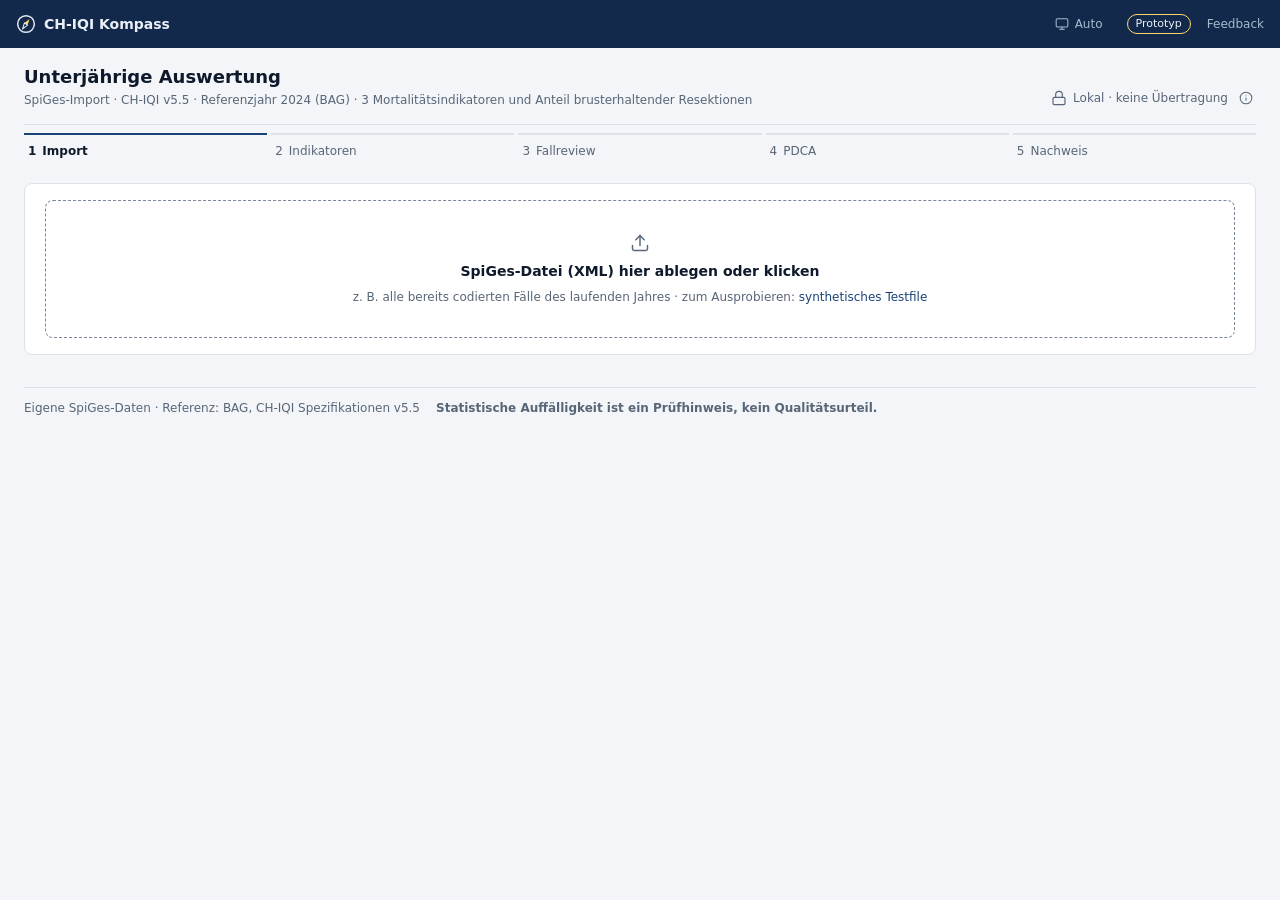
<file: deploy/chiqi/index.html>
<!DOCTYPE html>
<html lang="de">
<head>
<meta charset="UTF-8">
<meta name="viewport" content="width=device-width, initial-scale=1">
<meta name="theme-color" content="#12294B" media="(prefers-color-scheme: light)">
<meta name="theme-color" content="#0D1A2E" media="(prefers-color-scheme: dark)">
<title>CH-IQI Kompass: Unterjährige Auswertung</title>
<link rel="icon" href="ui/favicon.svg" type="image/svg+xml">
<link rel="stylesheet" href="ui/kompass.css">
<script src="ui/kompass-ui.js"></script>
<script src="spiges_parser.js"></script>
<script src="chiqi_engine.js"></script>
<script src="chiqi_demo_defs.js"></script>
<script src="patient_filter.js"></script>
<script src="qm_workbench.js"></script>
</head>
<body class="k-body">
<header id="standaloneNav" class="k-shell k-screen" data-k-standalone hidden>
  <a class="k-brand" href="../index.html#chiqi" target="_top"><span data-k-mark></span><span class="k-brand__text">CH-IQI Kompass</span></a>
  <div class="k-shell__end">
    <button type="button" class="k-theme-toggle" data-k-theme-toggle></button>
    <span class="k-proto">Prototyp</span>
    <a class="k-shell__link" href="mailto:curtis.voelkle@gmail.com?subject=CH-IQI%20Kompass">Feedback</a>
  </div>
</header>
<div class="k-page k-screen">
  <header class="k-strip">
    <div class="k-strip__title">
      <h1>Unterjährige Auswertung</h1>
      <span class="k-meta">SpiGes-Import · CH-IQI v5.5 · Referenzjahr 2024 (BAG) · 3 Mortalitätsindikatoren und Anteil brusterhaltender Resektionen</span>
    </div>
    <div class="k-strip__actions">
      <span class="k-status-line"><i data-k-icon="lock"></i>Lokal · keine Übertragung</span>
      <button class="k-infotip" data-k-tip="tip-privacy" aria-label="Über die lokale Verarbeitung"></button>
      <template id="tip-privacy-c"><p>Die Daten verlassen diesen Computer nicht. Import, Indikatorberechnung und QM-Workbench laufen vollständig lokal im Browser; es werden keine Daten an einen Server übermittelt. Die Seite funktioniert auch offline.</p></template>
    </div>
  </header>

  <div class="k-note k-section" data-tone="danger" role="alert" data-k-load-error hidden><i data-k-icon="alert"></i><div><strong>Die Seite konnte nicht vollständig geladen werden.</strong> <span data-k-load-error-text></span></div></div>

  <ol id="flowSteps" class="k-stepper k-no-print" aria-label="Arbeitsschritte">
    <li class="k-step" data-step="import" data-state="current"><span class="k-step__num">1</span> Import</li>
    <li class="k-step" data-step="indicators" data-state="upcoming"><span class="k-step__num">2</span> Indikatoren</li>
    <li class="k-step" data-step="review" data-state="upcoming"><span class="k-step__num">3</span> Fallreview</li>
    <li class="k-step" data-step="pdca" data-state="upcoming"><span class="k-step__num">4</span> PDCA</li>
    <li class="k-step" data-step="evidence" data-state="upcoming"><span class="k-step__num">5</span> Nachweis</li>
  </ol>

  <section class="k-panel k-section k-no-print" id="importCard">
    <div id="drop" class="k-drop" role="button" tabindex="0" aria-describedby="dropHint">
      <i data-k-icon="upload"></i>
      <span class="k-drop__title">SpiGes-Datei (XML) hier ablegen oder klicken</span>
      <span class="k-hint" id="dropHint">z.&nbsp;B. alle bereits codierten Fälle des laufenden Jahres · zum Ausprobieren: <a href="spiges_testdata_v15.xml" download>synthetisches Testfile</a></span>
      <input type="file" id="fileInput" accept=".xml" hidden>
    </div>
    <div id="status" class="k-section" role="status" aria-live="polite" hidden></div>
  </section>

  <section class="k-panel" id="resultCard" hidden>
    <div class="k-print-only" id="printHead">
      <h1 class="k-panel__title">CH-IQI Kompass: Unterjährige Auswertung</h1>
      <table class="k-table k-table--kv"><tbody id="printMeta"></tbody></table>
    </div>
    <div class="k-panel__head">
      <div class="k-panel__heading">
        <h2 class="k-panel__title">CH-IQI-Indikatoren <span class="k-meta" id="metaBadge"></span></h2>
        <span class="k-meta k-badges" id="resultMeta"></span>
      </div>
      <div class="k-panel__actions">
        <button id="btnPdf" type="button" class="k-btn"><i data-k-icon="file-text"></i>PDF-Bericht</button>
        <button id="btnCockpit" type="button" class="k-btn k-btn--primary">Mit BAG-Verlauf vergleichen</button>
        <button class="k-infotip" data-k-tip="tip-transfer" aria-label="Über den Vergleich im Cockpit"></button>
        <template id="tip-transfer-c"><p>Für den Vergleich im Cockpit werden nur aggregierte Kennzahlen im aktuellen Browser-Tab weitergegeben: n, O, E und SMR. Falldaten und Institutionskennungen werden nicht übernommen.</p><p>Dazu kommen Zeitraum, Fallzählungen und Versionen für den Abgleich mit der BAG-Publikation.</p><p>Mit einer Altersklasse als einzigem Filter vergleicht das Cockpit mit den BAG-Teilindikatoren derselben Altersgruppe (z. B. A.1.4.M Herzinfarkt 65–84). Für andere Filter publiziert das BAG keine Vergleichswerte.</p></template>
      </div>
    </div>
    <div class="k-panel__toolbar k-no-print" id="groupBar" role="group" aria-labelledby="groupBarLabel">
      <span class="k-sr-only" id="groupBarLabel">Patientengruppe</span>
      <label class="k-field"><span class="k-field__label">Altersklasse</span><select class="k-select k-w-sm" data-group="age"></select></label>
      <label class="k-field"><span class="k-field__label">Geschlecht</span><select class="k-select k-w-sm" data-group="sex"></select></label>
      <label class="k-field"><span class="k-field__label">Eintrittsart</span><select class="k-select k-w-sm" data-group="admission"></select></label>
      <label class="k-field"><span class="k-field__label">Aufenthalt vor Eintritt</span><select class="k-select k-w-sm" data-group="origin"></select></label>
      <button class="k-infotip" data-k-tip="tip-group" aria-label="Über die Patientengruppe"></button>
      <template id="tip-group-c"><p>Die Indikatoren werden nur für die gewählten Fälle berechnet. Jeder Fall behält seine Erwartung aus der CH-Referenz für Alter und Geschlecht (bei A.1.1 zusätzlich Komorbiditäten). O/E vergleicht die Gruppe darum mit dem CH-Wert für dieselben Patienten.</p><p>Der CH-Anteil bei G5_03 ist nicht nach Patientengruppe publiziert; mit Filter wird G5_03 nicht eingeordnet.</p></template>
      <button class="k-btn k-btn--sm k-btn--ghost" id="groupReset" type="button" hidden><i data-k-icon="x"></i>Filter zurücksetzen</button>
    </div>
    <p class="k-hint k-no-print" id="groupHint" hidden></p>
    <div class="k-table-wrap">
      <table class="k-table">
        <colgroup><col><col class="k-w-n"><col class="k-w-n"><col class="k-w-n"><col class="k-w-n2"><col class="k-w-n"><col class="k-w-n"><col class="k-w-n2"><col class="k-w-signal"></colgroup>
        <thead><tr>
          <th>Indikator</th><th class="k-num">n</th><th class="k-num">O</th>
          <th class="k-num">Rate</th><th class="k-num">Erwartung / CH-Ref.</th><th class="k-num">SMR</th>
          <th class="k-num">o. Ref. <button class="k-infotip" data-k-tip="tip-oref" aria-label="Über o. Ref."></button><template id="tip-oref-c"><p>Fälle ohne passende Referenzrate (Alter/Geschlecht). Sie zählen im Nenner, aber nicht im Erwartungswert E. Sollte 0 sein.</p></template></th>
          <th class="k-num">Outcome fehlt <button class="k-infotip" data-k-tip="tip-outcome" aria-label="Über Outcome fehlt"></button><template id="tip-outcome-c"><p>Ausgetretene Nennerfälle ohne Austrittsentscheid. Bei Werten über 0 werden Rate und SMR nicht interpretiert.</p></template></th>
          <th>Signal</th>
        </tr></thead>
        <tbody id="indTable"></tbody>
      </table>
    </div>
    <p class="k-meta k-table-foot" id="importInfo"></p>
    <details class="k-disclosure k-section" data-k-persist="chiqi-method">
      <summary><i data-k-icon="chevron-right" class="k-chevron"></i>Methodik und Interpretation</summary>
      <div class="k-disclosure__body">
        <p>Die Auswertung umfasst nur <em>ausgetretene und codierte</em> Fälle. Noch nicht codierte Austritte fehlen (Kodierverzug) und können die Raten verzerren. Kleine kumulierte Fallzahlen ergeben breite Zufallsstreuung.</p>
        <p>Die erwartete Rate (Erwartungswert je Fall) basiert auf den nationalen BAG-Referenzraten <span id="refJahrNote"></span>; der SMR (O/E) wird aus den absoluten Werten gebildet. Herzinfarkt (A.1.1) mit differenziertem Risikomodell gemäss v5.5 (logistische Regression mit Komorbiditäten), Schlaganfall und Pneumonie mit indirekter Alters-/Geschlechts-Standardisierung.</p>
        <p>Bei G5_03 bezeichnet O die Fälle mit brusterhaltender Resektion, n alle Resektionsfälle gemäss G.5.2.F. Der CH-Anteil ist eine unadjustierte Referenz, kein Zielwert; höher oder tiefer bedeutet nicht besser oder schlechter.</p>
        <p>Berechnungsgrundlagen: CH-IQI Spezifikationen v5.5 und Referenzdaten 2024, Quelle BAG (Nutzung mit Quellenangabe freigegeben).</p>
      </div>
    </details>
  </section>

  <section class="k-panel" id="protoCard" hidden>
    <details class="k-disclosure k-disclosure--section">
      <summary><i data-k-icon="chevron-right" class="k-chevron"></i>Importprotokoll &amp; Plausibilisierung <span class="k-meta" id="protoSummary"></span></summary>
      <div class="k-disclosure__body">
        <div class="k-form-grid k-form-grid--3">
          <div><h3 class="k-subsection__title">Protokoll</h3><table class="k-table k-table--kv" id="protoTable"></table></div>
          <div><h3 class="k-subsection__title">Austritte nach Quartal</h3><table class="k-table k-table--kv" id="quartalTable"></table>
            <p class="k-hint">Deutlich weniger Fälle im letzten Quartal deuten auf Kodierverzug.</p></div>
          <div><h3 class="k-subsection__title">Häufigste Hauptdiagnosen</h3><table class="k-table k-table--kv" id="hdTable"></table></div>
        </div>
        <div id="warnings"></div>
      </div>
    </details>
  </section>

  <section class="k-panel k-no-print" id="workbenchCard" hidden>
    <div class="k-panel__head">
      <div class="k-panel__heading">
        <h2 class="k-panel__title">QM-Workbench
          <button class="k-infotip" data-k-tip="tip-wb" aria-label="Über den lokalen Arbeitsbereich"></button></h2>
        <template id="tip-wb-c"><p>Rohdaten und Original-Fall-IDs bleiben nur im Arbeitsspeicher dieses Tabs. Gespeichert werden ausschliesslich QM-Felder und lokal erzeugte Fallreferenzen.</p></template>
        <span class="k-meta">Fallauswahl, Prüfauftrag und Nachmessung je Indikator</span>
      </div>
      <div class="k-panel__actions">
        <button class="k-btn k-btn--sm" id="btnProjectExport" type="button"><i data-k-icon="download"></i>QM-Projekt exportieren</button>
        <button class="k-btn k-btn--sm k-btn--ghost-danger" id="btnClearProjects" type="button"><i data-k-icon="trash"></i>Lokale Entwürfe löschen</button>
        <button class="k-btn k-btn--sm k-btn--ghost-danger" id="btnDiscardCases" type="button"><i data-k-icon="x"></i>Falldaten verwerfen</button>
      </div>
    </div>
    <p class="k-hint">Keine Patientennamen in Freitextfelder eingeben.</p>
    <div id="wbTabs" class="k-seg k-section" role="tablist" aria-label="Indikator für die QM-Workbench wählen"></div>
    <div id="wbIndicator"></div>
    <div id="wbSaveState" class="k-meta k-section" aria-live="polite"></div>
  </section>

  <section class="k-panel k-no-print" id="protocolCard" hidden>
    <div class="k-panel__head">
      <div class="k-panel__heading">
        <h2 class="k-panel__title">Datenqualitäts- und Methodennachweis</h2>
        <span class="k-meta">Automatisch aus Import, Fallspur, Berechnungsversionen und Plausibilitätsprüfungen</span>
      </div>
      <div class="k-panel__actions">
        <button class="k-btn k-btn--sm" id="btnProtocolExport" type="button"><i data-k-icon="download"></i>Nachweis als JSON</button>
        <button class="k-btn k-btn--sm k-btn--primary" id="btnEvidencePdf" type="button"><i data-k-icon="printer"></i>QM-Nachweis drucken</button>
      </div>
    </div>
    <div id="protocolContent"></div>
  </section>

  <footer class="k-footer">
    <div class="k-footer__line">
      <span>Eigene SpiGes-Daten · Referenz: BAG, CH-IQI Spezifikationen v5.5</span>
      <span class="k-strong">Statistische Auffälligkeit ist ein Prüfhinweis, kein Qualitätsurteil.</span>
    </div>
  </footer>
</div>
<div id="report" class="k-light"></div>
<script>
(function () {
  var drop = document.getElementById('drop');
  var input = document.getElementById('fileInput');
  var statusEl = document.getElementById('status');
  var LAST = null;
  var WORKBENCH = null;
  var COCKPIT_TRANSFER_KEY = 'chiqiKompass.ownResults.v1';
  // Darstellung über das gemeinsame UI-Kit (ui/kompass-ui.js, docs/DESIGN_LANGUAGE.md).
  var UI = window.KompassUI, F = UI.fmt;
  function show(id, on) { document.getElementById(id).hidden = !on; }
  function setStatus(tone, text) { statusEl.hidden = false; statusEl.innerHTML = UI.tone(tone, text); }

  drop.addEventListener('click', function (e) { if (e.target.tagName !== 'A') input.click(); });
  drop.addEventListener('keydown', function (e) { if (e.key === 'Enter' || e.key === ' ') { e.preventDefault(); input.click(); } });
  input.addEventListener('change', function () { if (input.files[0]) handle(input.files[0]); });
  ['dragover','dragenter'].forEach(function (ev) {
    drop.addEventListener(ev, function (e) { e.preventDefault(); drop.classList.add('is-hover'); });
  });
  ['dragleave','drop'].forEach(function (ev) {
    drop.addEventListener(ev, function (e) { e.preventDefault(); drop.classList.remove('is-hover'); });
  });
  drop.addEventListener('drop', function (e) {
    if (e.dataTransfer.files[0]) handle(e.dataTransfer.files[0]);
  });

  function esc(s) { return UI.esc(s); }
  function pct(x) { return F.share(x); }
  // Ablauf (§3.7): Schritte folgen dem Stand der Auswertung.
  function updateFlow() {
    var st = { import: 'current', indicators: 'upcoming', review: 'upcoming', pdca: 'upcoming', evidence: 'upcoming' };
    if (LAST) { st.import = 'done'; st.indicators = 'done'; st.review = 'current'; }
    if (WORKBENCH) {
      var reviewed = false, planned = false;
      WORKBENCH.results.forEach(function (r) {
        var p = WORKBENCH.projects[r.id], pr = ChiqiQm.progress(p);
        if (ChiqiQm.reviewSummary(p).completed > 0) reviewed = true;
        if (pr.act || ['abgeschlossen', 'ohne_massnahme'].indexOf(p.status) !== -1) planned = true;
      });
      if (reviewed) { st.review = 'done'; st.pdca = 'current'; }
      if (planned) st.pdca = 'done';
      st.evidence = 'done';
    }
    Array.prototype.forEach.call(document.querySelectorAll('#flowSteps [data-step]'), function (li) {
      li.setAttribute('data-state', st[li.getAttribute('data-step')]);
    });
  }
  // Signale der Workbench in die gemeinsame Signalsprache übersetzen (§2.4).
  function wbBadge(assessment, proportion) {
    if (assessment.code === 'blocked') return UI.badge({ tone: 'danger', label: 'nicht interpretierbar' });
    if (assessment.code === 'small') return UI.badge({ signal: 'not-assessable', title: 'noch nicht belastbar: n < 10 oder E < 3' });
    if (assessment.code === 'normal') return UI.badge({ signal: 'inconspicuous' });
    if (proportion) return UI.badge({ signal: 'deviant' });
    return UI.badge({ signal: assessment.code === 'high' ? 'high' : 'low' });
  }
  function rowSignal(r, a) {
    if (a.z == null) return 'not-assessable';
    if (Math.abs(a.z) <= 1.96) return 'inconspicuous';
    if (r.typ === 'Anteil') return 'deviant';
    return a.z > 0 ? 'high' : 'low';
  }

  async function handle(file) {
    statusEl.hidden = false;
    statusEl.innerHTML = '<span class="k-tone"><span class="k-spinner" aria-hidden="true"></span><span>Verarbeite <strong>' + esc(file.name) + '</strong> …</span></span>';
    show('resultCard', false); show('protoCard', false); show('workbenchCard', false); show('protocolCard', false);
    try {
      var res = await SpiGesParser.parseSpiGes(file, { fileName: file.name });
      var results = ChiqiEngine.computeAll(res.cases, CHIQI_DEMO.indicators);
      var austritte = res.cases.filter(function (c) { return !c.nochHospitalisiert; }).length;

      document.getElementById('metaBadge').textContent =
        'Engine v' + ChiqiEngine.ENGINE_VERSION + ' · Spez. v' + CHIQI_DEMO.meta.chiqiVersion;
      document.getElementById('refJahrNote').textContent =
        '(Referenzjahr ' + CHIQI_DEMO.indicators[0].refJahr + ')';
      document.getElementById('importInfo').textContent =
        'Import: ' + res.meta.counts.faelle + ' Fälle (' + austritte + ' Austritte, ' +
        (res.meta.counts.faelle - austritte) + ' noch hospitalisiert) · ' +
        res.meta.counts.diagnosen + ' Diagnosen · ' + res.meta.counts.behandlungen +
        ' Behandlungen · SpiGes ' + (res.meta.formatVersion || '?') +
        ' · Verarbeitung ' + F.n(res.meta.importprotokoll.dauerMs) + ' ms' +
        (res.meta.warnings.length ? ' · ' + res.meta.warnings.length + (res.meta.warnings.length === 1 ? ' Warnung' : ' Warnungen') : '');
      setStatus('ok', 'Indikatoren berechnet. QM-Workbench und Methodennachweis werden vorbereitet …');
      show('resultCard', true);

      // Importprotokoll & Plausibilisierung
      var sum = SpiGesParser.summarizeCases(res.cases);
      function rows(id, data) {
        document.getElementById(id).innerHTML = data.map(function (r) {
          return '<tr><th>' + esc(r[0]) + '</th><td class="k-num">' + esc(r[1]) + '</td></tr>';
        }).join('');
      }
      rows('protoTable', [
        ['Datei', res.meta.importprotokoll.datei],
        ['SpiGes-Version', res.meta.formatVersion || '–'],
        ['Unternehmen (ent_id)', res.meta.entId || '–'],
        ['Standorte (BUR)', res.meta.standorte.join(', ') || '–'],
        ['Fälle / Diagnosen / CHOP', res.meta.counts.faelle + ' / ' + res.meta.counts.diagnosen + ' / ' + res.meta.counts.behandlungen],
        ['Verstorben (gesamt)', sum.verstorben]
      ]);
      rows('quartalTable', Object.keys(sum.nachQuartal).sort().map(function (q) { return [q, sum.nachQuartal[q]]; }));
      rows('hdTable', sum.topHauptdiagnosen.slice(0, 8).map(function (h) { return [h.icd3, h.n]; }));
      document.getElementById('warnings').innerHTML = res.meta.warnings.length
        ? '<div class="k-note k-section" data-tone="caution">' + UI.icon('alert') + '<div>' + res.meta.warnings.map(esc).join('<br>') + '</div></div>' : '';
      document.getElementById('protoSummary').textContent = res.meta.warnings.length
        ? '· ' + res.meta.warnings.length + (res.meta.warnings.length === 1 ? ' Warnung' : ' Warnungen') : '';
      show('protoCard', true);

      // Druckkopf
      var quartale = Object.keys(sum.nachQuartal).sort();
      var zeitraum = quartale.length ? quartale[0] + (quartale.length > 1 ? ' bis ' + quartale[quartale.length - 1] : '') : '–';
      document.getElementById('printMeta').innerHTML = [
        ['Datenquelle', res.meta.importprotokoll.datei + ' (SpiGes ' + (res.meta.formatVersion || '?') + ')'],
        ['Unternehmen / Standorte', (res.meta.entId || '–') + ' / ' + (res.meta.standorte.join(', ') || '–')],
        ['Auswertungszeitraum (Austritte)', zeitraum],
        ['Fälle', res.meta.counts.faelle + ' (' + austritte + ' Austritte, ' + (res.meta.counts.faelle - austritte) + ' noch hospitalisiert)'],
        ['Bericht erstellt', F.date(new Date()) + ' ' + F.time()],
        ['Methodik', 'CH-IQI Spezifikationen v' + CHIQI_DEMO.meta.chiqiVersion + ' (BAG) · Engine v' + ChiqiEngine.ENGINE_VERSION + ' · Verarbeitung vollständig lokal, keine Datenübermittlung']
      ].map(function (r) {
        return '<tr><th>' + r[0] + '</th><td>' + esc(r[1]) + '</td></tr>';
      }).join('');
      LAST = { res: res, results: results, sum: sum, austritte: austritte, zeitraum: zeitraum };
      LAST.printMeta = document.getElementById('printMeta').innerHTML;
      setupGroupFilter(res.cases);
      renderView();
      await prepareWorkbench(file, LAST);
      setStatus('ok', 'Auswertung, Fallspur und Methodennachweis abgeschlossen');
      updateFlow();
    } catch (e) {
      setStatus('danger', 'Fehler: ' + e.message);
    }
  }
  // ---------------------------------------------- Patientengruppe ----
  // Der Filter wirkt auf Indikatortabelle und PDF-Bericht. QM-Workbench,
  // Nachweis und Cockpit-Übergabe beruhen immer auf allen Fällen
  // (LAST.results), weil Projekte und BAG-Werte die ganze Institution meinen.
  var PF = window.ChiqiPatientFilter;
  var groupSelects = Array.prototype.slice.call(document.querySelectorAll('#groupBar [data-group]'));
  function setupGroupFilter(cases) {
    var opts = PF.options(cases);
    groupSelects.forEach(function (sel) {
      sel.innerHTML = '<option value="">alle</option>' + opts[sel.getAttribute('data-group')].map(function (o) {
        return '<option value="' + attr(o.value) + '"' + (o.count ? '' : ' disabled') + '>' + esc(o.label) + ' (' + F.n(o.count) + ')</option>';
      }).join('');
      sel.value = '';
    });
  }
  function currentFilter() {
    var f = PF.emptyFilter();
    groupSelects.forEach(function (sel) { f[sel.getAttribute('data-group')] = sel.value; });
    return f;
  }
  // Für G5_03 gibt es keinen CH-Anteil je Patientengruppe: mit Filter keine Einordnung.
  function viewSignal(r, a, filtered) {
    if (filtered && r.typ === 'Anteil') return 'not-assessable';
    return rowSignal(r, a);
  }
  function renderView() {
    if (!LAST) return;
    var filter = currentFilter(), active = PF.isActive(filter);
    var cases = active ? PF.apply(LAST.res.cases, filter) : LAST.res.cases;
    var results = active ? ChiqiEngine.computeAll(cases, CHIQI_DEMO.indicators) : LAST.results;
    var austritte = cases.filter(function (c) { return !c.nochHospitalisiert; }).length;
    LAST.view = { filter: filter, active: active, label: PF.describe(filter), entries: PF.entries(filter), results: results, austritte: austritte };

    var flag = function (v) { return v ? '<span class="k-tone" data-tone="caution">' + F.n(v) + '</span>' : '0'; };
    document.getElementById('indTable').innerHTML = results.map(function (r) {
      var noRef = active && r.typ === 'Anteil';
      var groupNote = noRef ? '<div class="k-meta">CH-Anteil nicht nach Patientengruppe verfügbar</div>' : '';
      return '<tr><td class="k-cell-title"><strong>' + esc(r.id) + '</strong><div class="k-meta">' + esc(r.label) + '</div>' + groupNote + '</td>' +
        '<td class="k-num">' + F.n(r.n) + '</td><td class="k-num">' + F.n(r.O) + '</td>' +
        '<td class="k-num">' + pct(r.rate) + '</td>' +
        '<td class="k-num"' + (r.E == null || noRef ? '' : ' title="' + (r.typ === 'Anteil' ? 'Referenzanzahl n × CH-Anteil' : 'Erwartete Todesfälle') + ': ' + F.dec(r.E, 2) + '"') + '>' +
          (r.E == null || !r.n || noRef ? '–' : pct(r.E / r.n)) + '</td>' +
        '<td class="k-num">' + F.oe(r.smr) + '</td>' +
        '<td class="k-num">' + flag(r.refMisses) + '</td>' +
        '<td class="k-num">' + flag(r.outcomeMisses) + '</td>' +
        '<td>' + UI.badge({ signal: viewSignal(r, assessRow(r), active) }) + '</td></tr>';
    }).join('');

    var verzug = codingLag(LAST.sum);
    document.getElementById('resultMeta').innerHTML = '<span>ausgetretene, codierte Fälle · ' + esc(LAST.zeitraum) + '</span>' +
      UI.badge({ tone: 'caution', label: 'vorläufig' }) +
      (verzug ? UI.badge({ tone: 'caution', icon: 'alert', label: 'Kodierverzug möglich' }) : '') +
      (active ? UI.badge({ tone: 'info', label: LAST.view.label }) +
        '<span>' + F.n(austritte) + ' von ' + F.n(LAST.austritte) + ' Austritten</span>' : '');
    document.getElementById('printMeta').innerHTML = LAST.printMeta + (active
      ? '<tr><th>Patientengruppe</th><td>' + esc(LAST.view.label) + ' (' + F.n(austritte) + ' von ' + F.n(LAST.austritte) + ' Austritten)</td></tr>' : '');
    // Das BAG publiziert Teilindikatoren nur nach Altersgruppe: Nur dieser Filter
    // lässt sich mit dem BAG-Verlauf vergleichen.
    var ageOnly = PF.isAgeOnly(filter);
    LAST.view.ageOnly = ageOnly;
    document.getElementById('btnCockpit').disabled = active && !ageOnly;
    document.getElementById('groupHint').textContent = !active ? '' : ageOnly
      ? 'BAG-Vergleich mit den Teilindikatoren dieser Altersgruppe; QM-Workbench bezieht sich auf alle Fälle.'
      : 'BAG-Vergleich nur ohne Filter oder mit Altersklasse allein; QM-Workbench bezieht sich auf alle Fälle.';
    show('groupReset', active);
    show('groupHint', active);
  }
  groupSelects.forEach(function (sel) { sel.addEventListener('change', renderView); });
  document.getElementById('groupReset').addEventListener('click', function () {
    groupSelects.forEach(function (sel) { sel.value = ''; });
    renderView();
    groupSelects[0].focus();
  });

  // Letztes Quartal < 60% des Medians der Vorquartale: vermutlich Kodierverzug.
  function codingLag(sum) {
    var qs = Object.keys(sum.nachQuartal).sort();
    if (qs.length < 2) return false;
    var prev = qs.slice(0, -1).map(function (q) { return sum.nachQuartal[q]; }).sort(function (a, b) { return a - b; });
    var med = prev[Math.floor(prev.length / 2)];
    return med > 0 && sum.nachQuartal[qs[qs.length - 1]] < 0.6 * med;
  }
  function assessRow(r) {
    if (r.outcomeMisses || r.refMisses || r.E == null || r.n < 10 || r.E < 3 || (r.typ === 'Anteil' && r.n - r.E < 3)) return { z: null, label: 'nicht beurteilbar' };
    var se = Math.sqrt(r.E * (1 - r.E / r.n));
    if (!(se > 0)) return { z: null, label: 'nicht beurteilbar' };
    var z = (r.O - r.E) / se;
    return { z: z, label: z > 1.96 ? 'signifikant erh\u00f6ht' : (z < -1.96 ? 'signifikant tiefer' : 'unauff\u00e4llig') };
  }
  function attr(s) {
    return esc(s == null ? '' : s).replace(/"/g, '&quot;').replace(/'/g, '&#39;');
  }
  function num(x, digits) { return F.dec(x, digits == null ? 2 : digits); }
  function dateDe(value) { return F.date(value); }
  function statusLabel(value) {
    return {
      neu: 'Neu',
      datenpruefung: 'Datenprüfung',
      fallreview: 'Fallreview',
      massnahme: 'Massnahme',
      wirkungsmessung: 'Wirkungsmessung',
      abgeschlossen: 'Abgeschlossen',
      ohne_massnahme: 'Ohne Massnahme geschlossen'
    }[value] || value;
  }
  function phaseLabel(value) {
    return {
      data: 'Signal',
      review: 'Review',
      plan: 'Plan',
      do: 'Do',
      check: 'Check',
      act: 'Act'
    }[value] || value;
  }
  function classOptions(selected) {
    return ChiqiQm.REVIEW_CLASSES.map(function (c) {
      return '<option value="' + attr(c.value) + '"' + (c.value === selected ? ' selected' : '') + '>' + esc(c.label) + '</option>';
    }).join('');
  }
  function setPath(object, path, value) {
    var parts = path.split('.'), target = object;
    for (var i = 0; i < parts.length - 1; i++) {
      if (!target[parts[i]]) target[parts[i]] = {};
      target = target[parts[i]];
    }
    target[parts[parts.length - 1]] = value;
  }
  function getResult(id) {
    return WORKBENCH.results.filter(function (r) { return r.id === id; })[0];
  }
  function getProject(id) {
    return WORKBENCH.projects[id];
  }

  async function prepareWorkbench(file, data) {
    var period = ChiqiQm.periodFromCases(data.res.cases);
    var context = ChiqiQm.projectContext(data.res, period);
    var caseRowsByIndicator = {}, allRows = [];
    CHIQI_DEMO.indicators.forEach(function (indicator) {
      var rows = ChiqiQm.buildCaseRows(data.res.cases, indicator, ChiqiEngine);
      caseRowsByIndicator[indicator.id] = rows;
      allRows = allRows.concat(rows);
    });
    await ChiqiQm.makeLocalReferences(allRows, context, window.localStorage);

    var stored = ChiqiQm.loadProjects(window.localStorage), projects = {};
    data.results.forEach(function (result) {
      var key = ChiqiQm.projectKey(context, result.id);
      var project = ChiqiQm.hydrateProject(stored[key], context, result);
      project.baseline.engineVersion = ChiqiEngine.ENGINE_VERSION;
      projects[result.id] = project;
    });

    var protocol = await ChiqiQm.buildQualityProtocol({
      file: file,
      parsed: data.res,
      results: data.results,
      indicators: CHIQI_DEMO.indicators,
      caseRowsByIndicator: caseRowsByIndicator,
      engineVersion: ChiqiEngine.ENGINE_VERSION,
      methodMeta: CHIQI_DEMO.meta
    });
    WORKBENCH = {
      results: data.results,
      caseRowsByIndicator: caseRowsByIndicator,
      projects: projects,
      protocol: protocol,
      context: context,
      activeId: data.results[0] ? data.results[0].id : null,
      caseFilter: 'included',
      showOriginal: false
    };
    renderWorkbench();
    renderProtocol();
    show('workbenchCard', true);
    show('protocolCard', true);
  }

  function renderWorkbench() {
    if (!WORKBENCH) return;
    document.getElementById('wbTabs').innerHTML = WORKBENCH.results.map(function (r) {
      var active = r.id === WORKBENCH.activeId;
      var assessment = ChiqiQm.assessResult(r);
      return '<button type="button" role="tab" aria-selected="' + active + '" class="k-seg__tab" data-indicator="' + attr(r.id) + '">' +
        esc(r.id + ' ' + (ChiqiQm.INDICATOR_META[r.id] || {}).shortLabel) + ' ' + wbBadge(assessment, r.typ === 'Anteil') + '</button>';
    }).join('');
    renderIndicatorWorkspace();
    updateFlow();
  }

  function filteredCaseRows(rows, project) {
    var filter = WORKBENCH.caseFilter;
    if (filter === 'all') return rows;
    if (filter === 'death') return rows.filter(function (r) { return r.denominator && r.numerator; });
    if (filter === 'excluded') return rows.filter(function (r) { return !r.denominator; });
    if (filter === 'selected') return rows.filter(function (r) {
      return project.reviews[r.localRef] && project.reviews[r.localRef].selected;
    });
    return rows.filter(function (r) { return r.denominator; });
  }

  // Formularfeld (§3.6): Label umschliesst das Steuerelement, optional mit Hint.
  function fld(label, control, opts) {
    var o = opts || {};
    return '<label class="k-field' + (o.cls ? ' ' + o.cls : '') + '"><span class="k-field__label">' + esc(label) + '</span>' + control +
      (o.hint ? '<span class="k-hint">' + esc(o.hint) + '</span>' : '') + '</label>';
  }
  function inputField(path, value, extra) {
    return '<input class="k-input" data-path="' + path + '" value="' + attr(value || '') + '"' + (extra || '') + '>';
  }
  function textarea(path, value, placeholder) {
    return '<textarea class="k-textarea" data-path="' + path + '" placeholder="' + attr(placeholder) + '">' + esc(value || '') + '</textarea>';
  }
  function select(path, options, current, id) {
    return '<select class="k-select"' + (id ? ' id="' + id + '"' : '') + (path ? ' data-path="' + path + '"' : '') + '>' +
      options.map(function (o) {
        var v = Array.isArray(o) ? o[0] : o, l = Array.isArray(o) ? o[1] : o;
        return '<option value="' + attr(v) + '"' + (current === v ? ' selected' : '') + '>' + esc(l) + '</option>';
      }).join('') + '</select>';
  }

  function renderIndicatorWorkspace() {
    if (!WORKBENCH || !WORKBENCH.activeId) return;
    var id = WORKBENCH.activeId, result = getResult(id), project = getProject(id);
    var proportion = result.typ === 'Anteil';
    var rows = WORKBENCH.caseRowsByIndicator[id] || [];
    var shown = filteredCaseRows(rows, project);
    var assessment = ChiqiQm.assessResult(result);
    var review = ChiqiQm.reviewSummary(project);
    var progress = ChiqiQm.progress(project);
    var errors = ChiqiQm.validateProject(project);
    var follow = ChiqiQm.followUp(project);
    var maxRows = 200, visible = shown.slice(0, maxRows);
    var phases = Object.keys(progress);
    var firstOpen = phases.filter(function (k) { return !progress[k]; })[0];
    var phaseHtml = phases.map(function (key, i) {
      return '<li class="k-step" data-state="' + (progress[key] ? 'done' : (key === firstOpen ? 'current' : 'upcoming')) + '">' +
        '<span class="k-step__num">' + (i + 1) + '</span> ' + esc(phaseLabel(key)) + '</li>';
    }).join('');
    var caseHtml = visible.map(function (row) {
      var stored = project.reviews[row.localRef] || {};
      var selected = !!stored.selected;
      var caseLabel = WORKBENCH.showOriginal
        ? '<span class="k-mono k-strong">' + esc(row.caseId || 'ohne ID') + '</span>'
        : '<span class="k-mono">' + esc(row.localRef) + '</span>';
      var eTitle = row.expectedMissing ? 'Erwartungswert fehlt' : '';
      return '<tr class="' + (!row.denominator ? 'k-row-muted' : '') + '" aria-selected="' + selected + '">' +
        '<td><input type="checkbox" data-case-select="' + attr(row.localRef) + '"' +
          (selected ? ' checked' : '') + (!row.denominator ? ' disabled' : '') +
          ' aria-label="Fall ' + attr(row.localRef) + ' für Review auswählen"></td>' +
        '<td>' + caseLabel + '<div class="k-meta">' + esc(row.burnr || 'ohne BUR') + '</div></td>' +
        '<td>' + esc(dateDe(row.dischargeDate)) + '<div class="k-meta">' + esc(row.quarter || '') + '</div></td>' +
        '<td>' + esc(row.mainDiagnosis || '–') + '</td>' +
        '<td class="k-num">' + (row.age == null ? '–' : row.age) + ' / ' + esc(row.sex || '–') + '</td>' +
        '<td>' + (row.numerator ? '<strong>' + (proportion ? 'brusterhaltend' : 'verstorben') + '</strong>' : (row.denominator ? (proportion ? 'nicht brusterhaltend' : 'nicht verstorben') : '–')) + '</td>' +
        '<td class="k-num" title="' + attr(eTitle) + '">' + num(row.expected, 4) + '</td>' +
        '<td>' + esc(row.reasonLabel) + '</td>' +
        '<td><select class="k-select" data-case-class="' + attr(row.localRef) + '"' + (!selected ? ' disabled' : '') +
          ' aria-label="Reviewklassifikation für ' + attr(row.localRef) + '">' +
          classOptions(stored.classification || '') + '</select></td></tr>';
    }).join('');
    if (!caseHtml) caseHtml = '<tr><td colspan="9" class="k-empty">Für diesen Filter sind keine Fälle vorhanden.</td></tr>';

    var impactTone = 'neutral';
    var impactHtml = '<div><strong>Noch keine Nachmessung.</strong> Unter Check ' + (proportion ? 'Resektionsfälle n und brusterhaltende Fälle O' : 'n, O und E') + ' sowie den Messzeitpunkt erfassen.</div>';
    if (follow.validCounts && follow.n > 0 && follow.E != null) {
      var power = follow.n >= 10 && follow.E >= 3;
      impactTone = project.check.methodComparable === false ? 'caution' : 'neutral';
      impactHtml = '<div><strong>Nachmessung:</strong> ' + (proportion ? 'Anteil ' : 'Rate ') + pct(follow.rate) + (proportion ? '' : ', SMR ' + num(follow.smr, 2)) +
        (project.baseline.smr == null || follow.smr == null ? '' :
          ', Veränderung ' + F.delta(follow.smr - project.baseline.smr, 2)) +
        '. ' + (project.check.methodComparable === false
          ? '<strong>Methodik nicht vergleichbar:</strong> keine Wirkungsinterpretation.'
          : power
            ? 'Deskriptiver Vorher-Nachher-Vergleich, kausale Wirkung nicht belegt.'
            : 'Fallzahl oder Erwartungswert noch zu klein für einen statistischen Wirkungsnachweis.') + '</div>';
    }
    var caseFilters = [['included', 'Nennerfälle'], ['death', proportion ? 'Brusterhaltende Fälle im Nenner' : 'Todesfälle im Nenner'],
      ['excluded', 'Themennahe Ausschlüsse'], ['selected', 'Für Review ausgewählt'], ['all', 'Alle themennahen Fälle']];
    var opt = function (path, list) { return select(path, list, (path.split('.').reduce(function (o, k) { return o && o[k]; }, project)) || ''); };

    document.getElementById('wbIndicator').innerHTML =
      '<div class="k-panel__head"><div class="k-panel__heading"><h3 class="k-panel__title">' + esc(id + ': ' + result.label) + ' ' +
      wbBadge(assessment, proportion) + '</h3>' +
      '<span class="k-meta">' + esc(assessment.label) + (proportion ? ' · richtungsneutral, nicht risikoadjustiert' : '') + '</span></div>' +
      '<div class="k-panel__actions">' + fld('Status des Prüfauftrags', select('status', ChiqiQm.WORKFLOW_STATUSES.map(function (s) { return [s, statusLabel(s)]; }), project.status, 'wbStatus'), { cls: 'k-w-sm' }) + '</div></div>' +
      '<div class="k-readouts k-readouts--plain">' +
      UI.readout({ label: 'Fälle im Nenner n', value: F.n(result.n) }) +
      UI.readout({ label: proportion ? 'Brusterhaltende Fälle O' : 'Beobachtete Ereignisse O', value: F.n(result.O) }) +
      UI.readout({ label: proportion ? 'CH-Referenz (unadjustiert)' : 'Erwartete Ereignisse E', value: proportion ? pct(result.referenceRate) : num(result.E, 2) }) +
      UI.readout({ label: proportion ? 'Eigener Anteil' : 'SMR O/E', value: proportion ? pct(result.rate) : num(result.smr, 2) }) +
      UI.readout({ label: 'Reviews vollständig', value: review.completed + '/' + review.selected }) + '</div>' +
      '<ol class="k-stepper k-section" aria-label="Fortschritt im Qualitätszyklus">' + phaseHtml + '</ol>' +

      '<section class="k-subsection"><h4 class="k-subsection__title">1. Fallauswahl und strukturiertes Review</h4>' +
      '<div class="k-panel__toolbar">' +
      fld('Fälle anzeigen', select(null, caseFilters, WORKBENCH.caseFilter, 'caseFilter'), { cls: 'k-w-md' }) +
      fld('Reviewer:in', inputField('reviewer', project.reviewer, ' placeholder="Name oder Funktion"'), { cls: 'k-w-sm' }) +
      fld('Review-Datum', inputField('reviewDate', project.reviewDate, ' type="date"'), { cls: 'k-w-xs' }) +
      '<label class="k-check"><input type="checkbox" id="showOriginal"' + (WORKBENCH.showOriginal ? ' checked' : '') + '> Original-Fall-ID für KIS anzeigen</label>' +
      '</div>' +
      '<div class="k-table-wrap k-table-wrap--tall"><table class="k-table k-table--compact">' +
      '<colgroup><col class="k-w-check"><col class="k-w-ref"><col class="k-w-date"><col class="k-w-n"><col class="k-w-n"><col class="k-w-n2"><col class="k-w-n"><col><col class="k-w-class"></colgroup>' +
      '<thead><tr><th>Review</th><th>Fallreferenz</th><th>Austritt</th><th>HD</th>' +
      '<th class="k-num">Alter / Sex</th><th>' + (proportion ? 'Resektionsart' : 'Outcome') + '</th><th class="k-num">' + (proportion ? 'CH-Anteil' : 'pᵢ') + '</th><th>Einordnung</th><th>Klassifikation</th></tr></thead><tbody>' +
      caseHtml + '</tbody></table></div>' +
      '<p class="k-meta k-table-foot">' + visible.length + ' von ' + shown.length + ' Fällen' +
      (shown.length > maxRows ? ' · Ansicht auf ' + maxRows + ' Zeilen begrenzt' : '') +
      ' · Die lokale Fallreferenz ist eine gerätegebundene Maskierung, keine Anonymisierung.</p></section>' +

      '<section class="k-subsection"><h4 class="k-subsection__title">2. Prüfauftrag und PDCA</h4>' +
      '<div class="k-form-grid">' +
      fld('Verantwortliche Person', inputField('owner', project.owner, ' placeholder="Name oder Funktion"')) +
      fld('Termin', inputField('dueDate', project.dueDate, ' type="date"')) + '</div>' +
      '<div class="k-form-grid k-section">' +
      '<div class="k-stack"><h5 class="k-panel__title">Plan: Ursache und Ziel</h5>' +
      fld('Prüffrage', textarea('plan.signalQuestion', project.plan.signalQuestion, 'Welche konkrete Frage soll das Review beantworten?')) +
      fld('Arbeitshypothese', textarea('plan.hypothesis', project.plan.hypothesis, 'Zum Beispiel Kodierung, Case-Mix oder Prozessschritt')) +
      fld('Messbares Ziel', textarea('plan.goal', project.plan.goal, 'Was soll sich bis wann verändern?')) +
      '<div class="k-form-grid">' +
      fld('Messgrösse', opt('plan.targetMetric', proportion ? ['Rate', 'Prozesskennzahl'] : ['SMR', 'Rate', 'O−E', 'Prozesskennzahl'])) +
      fld('Zielwert', inputField('plan.targetValue', project.plan.targetValue, ' placeholder="' + (proportion ? 'Fachlich begründet' : 'z. B. SMR < 1.0') + '"'),
        proportion ? { hint: 'Kein pauschales höher/besser.' } : {}) + '</div>' +
      fld('Geplante Massnahme', textarea('plan.measure', project.plan.measure, 'Konkrete Veränderung, Verantwortlichkeit und Umfang')) + '</div>' +

      '<div class="k-stack"><h5 class="k-panel__title">Do: Umsetzung</h5>' +
      fld('Umsetzungsstatus', opt('do.status', [['nicht_begonnen', 'Nicht begonnen'], ['laufend', 'Laufend'], ['umgesetzt', 'Umgesetzt']])) +
      fld('Umgesetzt am', inputField('do.implementedAt', project.do.implementedAt, ' type="date"')) +
      fld('Umsetzungsnachweis', textarea('do.implementationNote', project.do.implementationNote, 'Beschluss, Schulung, Prozessänderung oder Auditnachweis')) + '</div>' +

      '<div class="k-stack"><h5 class="k-panel__title">Check: Nachmessung</h5>' +
      '<p class="k-hint">Ausgangswert: n ' + F.n(result.n) + ', O ' + F.n(result.O) + (proportion ? ', Anteil ' + pct(result.rate) + '. Richtungsneutral; keine Risikoadjustierung.' : ', E ' + num(result.E, 3) + ', SMR ' + num(result.smr, 2)) + '</p>' +
      '<div class="k-form-grid k-form-grid--4">' +
      fld('Messdatum', inputField('check.measuredAt', project.check.measuredAt, ' type="date"')) +
      fld('n', inputField('check.n', project.check.n, ' type="number" min="0" step="1"')) +
      fld('O', inputField('check.O', project.check.O, ' type="number" min="0" step="1"')) +
      (proportion ? '' : fld('E', inputField('check.E', project.check.E, ' type="number" min="0" step="0.001"'))) + '</div>' +
      (proportion ? '<p class="k-hint">E = n × CH-Referenzanteil; kein individueller Erwartungswert.</p>' : '') +
      '<label class="k-check"><input type="checkbox" data-path="check.methodComparable"' +
      (project.check.methodComparable !== false ? ' checked' : '') + '> Gleiche Indikatordefinition, Adjustierung und Referenzbasis verwendet</label>' +
      fld('Evidenz oder Datenquelle', textarea('check.evidence', project.check.evidence, 'Auswertung, Audit oder Protokoll der Nachmessung')) +
      '<div class="k-note impact-box"' + (impactTone !== 'neutral' ? ' data-tone="' + impactTone + '"' : '') + '>' + impactHtml + '</div></div>' +

      '<div class="k-stack"><h5 class="k-panel__title">Act: Entscheidung und Lernen</h5>' +
      fld('Entscheidung', opt('act.decision', [['', 'Bitte wählen'], ['standardisieren', 'Massnahme standardisieren'], ['anpassen', 'Massnahme anpassen und erneut prüfen'], ['beenden', 'Massnahme beenden'], ['keine_massnahme', 'Keine Massnahme erforderlich']]),
        { hint: 'O−E ist eine statistische Differenz, keine Zahl vermeidbarer Ereignisse.' }) +
      fld('Schlussfolgerung', textarea('act.conclusion', project.act.conclusion, 'Was wurde gelernt und wie geht es weiter?')) + '</div></div>' +
      (errors.length
        ? '<div class="k-note k-section validation" data-tone="caution">' + UI.icon('alert') + '<div><strong>Noch offen:</strong> ' + errors.map(esc).join(' ') + '</div></div>'
        : '<div class="k-note k-section validation" data-tone="ok">' + UI.icon('check') + '<div><strong>Statusanforderungen erfüllt:</strong> Für den gewählten Status sind alle Pflichtfelder vorhanden.</div></div>') +
      '</section>';
  }

  function renderProtocol() {
    if (!WORKBENCH) return;
    var p = WORKBENCH.protocol;
    var verdictTone = p.verdict === 'gueltig' ? 'ok' : (p.verdict === 'mit_warnungen' ? 'caution' : 'danger');
    var verdictLabel = p.verdict === 'gueltig' ? 'Gültig' :
      (p.verdict === 'mit_warnungen' ? 'Gültig mit Hinweisen' : 'Nicht interpretierbar');
    function checkRow(c) {
      var t = c.status === 'pass' ? 'ok' : (c.status === 'warn' ? 'caution' : 'danger');
      var label = c.status === 'pass' ? 'bestanden' : (c.status === 'warn' ? 'Hinweis' : 'nicht bestanden');
      return '<tr><td>' + UI.tone(t, label) + '</td><td><strong>' +
        esc(c.label) + '</strong><div class="k-meta">' + esc(c.detail) + '</div></td></tr>';
    }
    // Prüfungen nach Gruppe gliedern, unbekannte Gruppen hinten anhängen.
    var groupOrder = (ChiqiQm.CHECK_GROUPS || []).slice();
    p.checks.forEach(function (c) {
      var g = c.group || 'Datengrundlage';
      if (groupOrder.indexOf(g) === -1) groupOrder.push(g);
    });
    var checks = groupOrder.map(function (g) {
      var inGroup = p.checks.filter(function (c) { return (c.group || 'Datengrundlage') === g; });
      if (!inGroup.length) return '';
      var open = inGroup.filter(function (c) { return c.status !== 'pass'; }).length;
      return '<tr class="k-group-row"><th colspan="2">' + esc(g) +
        ' <span class="k-meta">' + inGroup.length + ' Prüfungen' +
        (open ? ' · ' + open + ' mit Befund' : '') + '</span></th></tr>' +
        inGroup.map(checkRow).join('');
    }).join('');
    var methods = p.method.indicators.map(function (i) {
      return '<tr><td><strong>' + esc(i.id) + '</strong><div class="k-meta">' + esc(i.label) + '</div></td>' +
        '<td>' + esc(i.adjustment || '–') + (i.modelYears.length ? '<div class="k-meta">Modelljahr ' + esc(i.modelYears.join(', ')) + '</div>' : '') + '</td>' +
        '<td class="k-num">' + i.referenceYear + '</td><td class="k-num">' + F.n(i.n) + '</td><td class="k-num">' + F.n(i.O) + '</td>' +
        '<td class="k-num">' + num(i.E, 3) + '</td><td>' + esc(i.assessment) + '</td></tr>';
    }).join('');
    document.getElementById('protocolContent').innerHTML =
      '<div class="k-note" data-tone="' + verdictTone + '">' + UI.icon(verdictTone === 'ok' ? 'check' : (verdictTone === 'caution' ? 'alert' : 'x')) +
      '<div><strong>' + verdictLabel + '</strong> · ' + p.failCount + ' blockierende Prüfungen, ' + p.warningCount + ' Hinweise</div></div>' +
      '<div class="k-form-grid k-section"><table class="k-table k-table--kv"><tr><th>Quelle</th><td>' + esc(p.source.period.from || '–') + ' bis ' + esc(p.source.period.to || '–') + '</td></tr>' +
      '<tr><th>SpiGes</th><td>Version ' + esc(p.source.formatVersion || '–') + ', ' + F.n(p.source.caseCount) + ' Fälle</td></tr>' +
      '<tr><th>Unternehmen</th><td>' + esc(p.source.entId || '–') + '</td></tr>' +
      '<tr><th>Standorte</th><td>' + esc(p.source.locations.join(', ') || '–') + '</td></tr></table>' +
      '<table class="k-table k-table--kv"><tr><th>CH-IQI</th><td>Version ' + esc(p.method.chiqiVersion) + '</td></tr>' +
      '<tr><th>Berechnungspfad</th><td>' + esc(p.method.calculationPath) + '</td></tr>' +
      '<tr><th>Engine / Parser / Workbench</th><td>v' + esc(p.software.engineVersion) + ' / v' + esc(p.software.parserVersion) + ' / v' + esc(p.software.workbenchVersion) + '</td></tr></table></div>' +
      // Technische Kennungen sind hier Beweismittel (§1 Prinzip 6): einen Schritt entfernt, kopierbar.
      '<details class="k-disclosure k-section"><summary>' + UI.icon('chevron-right', { cls: 'k-chevron' }) + 'Technische Kennungen</summary><div class="k-disclosure__body">' +
      '<table class="k-table k-table--kv"><tr><th>Nachweis-ID</th><td><span class="k-mono">' + esc(p.certificateId) + '</span> ' + copyBtn(p.certificateId) + '</td></tr>' +
      '<tr><th>Datei-SHA-256</th><td><span class="k-mono">' + esc(p.source.fileSha256 || 'nicht verfügbar') + '</span> ' + (p.source.fileSha256 ? copyBtn(p.source.fileSha256) : '') + '</td></tr></table></div></details>' +
      '<h3 class="k-subsection__title k-section">Prüfungen</h3><div class="k-table-wrap"><table class="k-table k-table--compact"><colgroup><col class="k-w-status"><col></colgroup><thead><tr><th>Status</th><th>Prüfung und Ergebnis</th></tr></thead><tbody>' + checks + '</tbody></table></div>' +
      '<h3 class="k-subsection__title k-section">Indikatormethodik</h3><div class="k-table-wrap"><table class="k-table k-table--compact k-table--auto"><thead><tr><th>Indikator</th><th>Adjustierung</th><th class="k-num">Ref.</th>' +
      '<th class="k-num">n</th><th class="k-num">O</th><th class="k-num">E</th><th>Einordnung</th></tr></thead><tbody>' + methods + '</tbody></table></div>' +
      '<details class="k-disclosure k-section"><summary>' + UI.icon('chevron-right', { cls: 'k-chevron' }) + 'Abgrenzung</summary><div class="k-disclosure__body"><p>' + p.limitations.map(esc).join(' ') + '</p></div></details>';
  }
  function copyBtn(value) {
    return '<button type="button" class="k-btn k-btn--ghost k-btn--sm" data-copy="' + attr(value) + '">' + UI.icon('copy', { small: true }) + 'Kopieren</button>';
  }
  document.getElementById('protocolCard').addEventListener('click', function (e) {
    var b = e.target.closest && e.target.closest('[data-copy]');
    if (!b) return;
    var done = function () { b.lastChild.textContent = 'Kopiert'; setTimeout(function () { b.lastChild.textContent = 'Kopieren'; }, 2000); };
    try { navigator.clipboard.writeText(b.getAttribute('data-copy')).then(done, function () {}); } catch (err) { /* clipboard unavailable */ }
  });

  function saveActiveProject(message) {
    var project = getProject(WORKBENCH.activeId);
    try {
      ChiqiQm.saveProject(window.localStorage, project);
      document.getElementById('wbSaveState').textContent =
        (message || 'Lokal gespeichert') + ' · ' + F.time();
    } catch (e) {
      document.getElementById('wbSaveState').textContent =
        'Lokales Speichern nicht möglich: ' + e.message;
    }
  }

  function downloadJson(name, value) {
    var blob = new Blob([JSON.stringify(value, null, 2)], { type: 'application/json;charset=utf-8' });
    var url = URL.createObjectURL(blob), a = document.createElement('a');
    a.href = url; a.download = name; document.body.appendChild(a); a.click(); a.remove();
    setTimeout(function () { URL.revokeObjectURL(url); }, 1000);
  }

  document.getElementById('workbenchCard').addEventListener('click', function (e) {
    var tab = e.target.closest && e.target.closest('[data-indicator]');
    if (tab) {
      WORKBENCH.activeId = tab.getAttribute('data-indicator');
      WORKBENCH.caseFilter = 'included';
      renderWorkbench();
    }
  });
  var inputSaveTimer = null;
  document.getElementById('workbenchCard').addEventListener('input', function (e) {
    if (!WORKBENCH) return;
    var target = e.target, path = target.getAttribute('data-path');
    if (!path || target.tagName === 'SELECT' || target.type === 'checkbox') return;
    var project = getProject(WORKBENCH.activeId);
    setPath(project, path, target.value);
    if (path === 'reviewer' || path === 'reviewDate') {
      Object.keys(project.reviews).forEach(function (key) {
        if (!project.reviews[key].selected) return;
        project.reviews[key].reviewer = project.reviewer || '';
        project.reviews[key].reviewedAt = project.reviewDate || '';
      });
    }
    clearTimeout(inputSaveTimer);
    inputSaveTimer = setTimeout(function () { saveActiveProject('Entwurf automatisch gespeichert'); }, 250);
  });
  document.getElementById('workbenchCard').addEventListener('change', function (e) {
    if (!WORKBENCH) return;
    var project = getProject(WORKBENCH.activeId), target = e.target;
    if (target.id === 'caseFilter') {
      WORKBENCH.caseFilter = target.value; renderIndicatorWorkspace(); return;
    }
    if (target.id === 'showOriginal') {
      WORKBENCH.showOriginal = target.checked; renderIndicatorWorkspace(); return;
    }
    var ref = target.getAttribute('data-case-select');
    if (ref) {
      var review = project.reviews[ref] || { classification: '', reviewer: '', reviewedAt: '' };
      review.selected = target.checked;
      review.reviewer = project.reviewer || '';
      review.reviewedAt = project.reviewDate || '';
      project.reviews[ref] = review;
      ChiqiQm.recordAudit(project, target.checked ? 'Fall ' + ref + ' für Review ausgewählt' : 'Fall ' + ref + ' aus Review entfernt');
      saveActiveProject('Fallauswahl gespeichert'); renderIndicatorWorkspace(); return;
    }
    ref = target.getAttribute('data-case-class');
    if (ref) {
      var classified = project.reviews[ref] || { selected: true };
      classified.selected = true;
      classified.classification = target.value;
      classified.reviewer = project.reviewer || '';
      classified.reviewedAt = project.reviewDate || '';
      project.reviews[ref] = classified;
      ChiqiQm.recordAudit(project, 'Reviewklassifikation aktualisiert');
      saveActiveProject('Review gespeichert'); renderIndicatorWorkspace(); updateFlow(); return;
    }
    var path = target.getAttribute('data-path');
    if (path) {
      var value = target.type === 'checkbox' ? target.checked : target.value;
      var previousStatus = project.status;
      setPath(project, path, value);
      if (path === 'reviewer' || path === 'reviewDate') {
        Object.keys(project.reviews).forEach(function (key) {
          if (!project.reviews[key].selected) return;
          project.reviews[key].reviewer = project.reviewer || '';
          project.reviews[key].reviewedAt = project.reviewDate || '';
        });
      }
      if (path === 'status' && value !== previousStatus) {
        var closureErrors = ChiqiQm.validateProject(project);
        if (['abgeschlossen', 'ohne_massnahme'].indexOf(value) !== -1 && closureErrors.length) {
          project.status = previousStatus;
          document.getElementById('wbSaveState').textContent =
            'Abschluss noch nicht möglich: ' + closureErrors.join(' ');
          renderIndicatorWorkspace(); return;
        }
        ChiqiQm.recordAudit(project, 'Status geändert: ' + statusLabel(previousStatus) + ' → ' + statusLabel(value));
      }
      saveActiveProject('Entwurf gespeichert'); renderIndicatorWorkspace(); updateFlow();
    }
  });

  document.getElementById('btnProjectExport').addEventListener('click', function () {
    if (!WORKBENCH) return;
    var bundle = ChiqiQm.exportProjectBundle(
      WORKBENCH.context,
      WORKBENCH.results.map(function (r) { return WORKBENCH.projects[r.id]; }),
      WORKBENCH.protocol
    );
    downloadJson('chiqi-qm-projekt-' + WORKBENCH.context.entId + '-' + WORKBENCH.context.periodKey + '.json', bundle);
  });
  document.getElementById('btnProtocolExport').addEventListener('click', function () {
    if (!WORKBENCH) return;
    downloadJson('chiqi-methodennachweis-' + WORKBENCH.context.entId + '-' + WORKBENCH.context.periodKey + '.json', WORKBENCH.protocol);
  });
  document.getElementById('btnClearProjects').addEventListener('click', async function () {
    if (!WORKBENCH) return;
    var ok = await UI.confirm({ title: 'Lokale Entwürfe löschen?', body: 'Gilt für diese Institution, Periode und alle berechneten Indikatoren.', action: 'Entwürfe löschen', destructive: true });
    if (!ok || !WORKBENCH) return;
    WORKBENCH.results.forEach(function (r) {
      ChiqiQm.removeProject(window.localStorage, WORKBENCH.projects[r.id].projectId);
      WORKBENCH.projects[r.id] = ChiqiQm.createProject(WORKBENCH.context, r);
      WORKBENCH.projects[r.id].baseline.engineVersion = ChiqiEngine.ENGINE_VERSION;
    });
    renderWorkbench();
    document.getElementById('wbSaveState').textContent = 'Lokale Entwürfe gelöscht.';
  });
  document.getElementById('btnDiscardCases').addEventListener('click', async function () {
    if (!LAST) return;
    var ok = await UI.confirm({ title: 'Falldaten aus diesem Tab verwerfen?', body: 'Lokale QM-Entwürfe bleiben erhalten.', action: 'Falldaten verwerfen', destructive: true });
    if (!ok || !LAST) return;
    LAST = null; WORKBENCH = null; input.value = '';
    show('resultCard', false); show('protoCard', false); show('workbenchCard', false); show('protocolCard', false);
    try { sessionStorage.removeItem(COCKPIT_TRANSFER_KEY); } catch (e) {}
    setStatus('ok', 'Falldaten aus dem Arbeitsspeicher verworfen.');
    updateFlow();
  });
  document.getElementById('btnEvidencePdf').addEventListener('click', function () {
    if (!LAST) return;
    buildReport();
    document.body.classList.add('rep-mode');
    setTimeout(function () { window.print(); }, 80);
  });
  function buildWorkbenchReportHtml() {
    if (!WORKBENCH) return '';
    var projectRows = WORKBENCH.results.map(function (r) {
      var project = WORKBENCH.projects[r.id];
      var review = ChiqiQm.reviewSummary(project);
      var follow = ChiqiQm.followUp(project);
      var effect = !follow.validCounts || !follow.n
        ? 'Noch keine Nachmessung'
        : 'n=' + follow.n + ', O=' + follow.O + ', E=' + num(follow.E, 3) +
          (r.typ === 'Anteil' ? ', Anteil=' + pct(follow.rate) + ' (richtungsneutral)' : ', SMR=' + num(follow.smr, 2)) +
          (follow.n >= 10 && follow.E >= 3 && project.check.methodComparable !== false
            ? ' (deskriptiv vergleichbar)' : ' (kein statistischer Wirkungsnachweis)');
      return '<tr><td><b>' + esc(r.id) + '</b><br><span class="rep-note">' + esc(r.label) + '</span></td>' +
        '<td>' + esc(statusLabel(project.status)) + '</td>' +
        '<td>' + esc(project.owner || 'nicht zugewiesen') + '<br><span class="rep-note">Termin: ' + esc(project.dueDate || 'offen') + '</span></td>' +
        '<td>' + review.completed + '/' + review.selected + '</td>' +
        '<td>' + esc(project.plan.goal || 'noch nicht formuliert') + '</td>' +
        '<td>' + esc(project.plan.measure || 'noch nicht festgelegt') + '</td>' +
        '<td>' + esc(effect) + '</td></tr>';
    }).join('');
    var protocol = WORKBENCH.protocol;
    var failed = protocol.checks.filter(function (c) { return c.status !== 'pass'; });
    var checkRows = failed.length ? failed.map(function (c) {
      return '<tr><td>' + (c.status === 'fail' ? 'Nicht bestanden' : 'Hinweis') + '</td><td><b>' +
        esc(c.label) + '</b> <span class="rep-note">(' + esc(c.group || 'Datengrundlage') + ')</span>' +
        '<br><span class="rep-note">' + esc(c.detail) + '</span></td></tr>';
    }).join('') : '<tr><td>Bestanden</td><td>Alle automatischen Prüfungen ohne Hinweis.</td></tr>';
    var methodRows = protocol.method.indicators.map(function (i) {
      return '<tr><td><b>' + esc(i.id) + '</b></td><td>' + esc(i.adjustment || '–') + '</td>' +
        '<td class="num">' + i.referenceYear + '</td><td>' + esc(i.modelYears.join(', ') || '–') + '</td>' +
        '<td>' + esc(i.assessment) + '</td></tr>';
    }).join('');
    return '<h2>QM-Prüfaufträge und Wirkungsnachweis</h2>' +
      '<table><thead><tr><th>Indikator</th><th>Status</th><th>Verantwortung</th><th>Reviews</th><th>Ziel</th><th>Massnahme</th><th>Nachmessung</th></tr></thead>' +
      '<tbody>' + projectRows + '</tbody></table>' +
      '<p class="rep-note">Fallreviews werden nur aggregiert ausgewiesen. Original-Fall-IDs und Falldaten sind nicht Teil des Berichts.</p>' +
      '<h2>Datenqualitäts- und Methodennachweis</h2>' +
      '<p><b>' + esc(protocol.certificateId) + '</b> · Ergebnis: ' +
      esc(protocol.verdict === 'gueltig' ? 'gültig' : (protocol.verdict === 'mit_warnungen' ? 'gültig mit Hinweisen' : 'nicht interpretierbar')) +
      ' · erstellt ' + esc(dateDe(protocol.generatedAt)) + '</p>' +
      '<table><thead><tr><th>Status</th><th>Prüfung</th></tr></thead><tbody>' + checkRows + '</tbody></table>' +
      '<h2>Berechnungspfad</h2><table><thead><tr><th>Indikator</th><th>Adjustierung</th><th class="num">Referenzjahr</th><th>Modelljahr</th><th>Einordnung</th></tr></thead>' +
      '<tbody>' + methodRows + '</tbody></table>' +
      '<p class="rep-note">Automatisch lokal erzeugter Prüf- und Methodennachweis, keine Zertifizierung durch BAG, BFS oder eine Fachgesellschaft. O−E ist eine statistische Differenz und keine Zahl vermeidbarer Ereignisse.</p>';
  }
  function joinDe(a) { return a.length <= 1 ? a.join('') : a.slice(0, -1).join(', ') + ' und ' + a[a.length - 1]; }
  function buildReport() {
    if (!LAST) return;
    var res = LAST.res, sum = LAST.sum, zeitraum = LAST.zeitraum;
    // Der Bericht folgt der Tabellenansicht, inklusive Patientengruppe.
    var view = LAST.view || { active: false, label: '', entries: [], results: LAST.results, austritte: LAST.austritte };
    var results = view.results, austritte = view.austritte;
    var today = F.dateLong();
    var ass = results.map(assessRow);
    var sigs = results.map(function (r, i) { return viewSignal(r, ass[i], view.active); });
    var repSig = function (signal) {
      var sg = UI.SIGNALS[signal];
      return '<span class="rep-sig" data-signal="' + signal + '">' + (sg.mark ? sg.mark + ' ' : '') + UI.signalLabel(signal) + '</span>';
    };
    var erhoeht = results.filter(function (r, i) { return sigs[i] === 'high'; });
    var tiefer = results.filter(function (r, i) { return sigs[i] === 'low'; });
    var anteile = results.filter(function (r) { return r.typ === 'Anteil'; });
    var nb = results.filter(function (r, i) { return sigs[i] === 'not-assessable'; });
    var refMissTotal = results.reduce(function (a, r) { return a + (r.refMisses || 0); }, 0);
    var outcomeMissTotal = results.reduce(function (a, r) { return a + (r.outcomeMisses || 0); }, 0);
    var qs = Object.keys(sum.nachQuartal).sort();
    var verzug = codingLag(sum);
    var inst = 'Unternehmen ' + (res.meta.entId || 'unbekannt');
    var instSub = res.meta.standorte.length ? 'Standorte (BUR): ' + res.meta.standorte.join(', ') : '';

    var exec = view.active
      ? 'Aus der SpiGes-Datei wurden ' + res.meta.counts.faelle + ' F\u00e4lle importiert (' + LAST.austritte + ' Austritte, Zeitraum ' + zeitraum +
        '). Die ' + results.length + ' CH-IQI-Indikatoren wurden f\u00fcr die Patientengruppe ' + view.label + ' berechnet (' + austritte + ' Austritte). '
      : 'Aus der SpiGes-Datei wurden ' + res.meta.counts.faelle + ' F\u00e4lle importiert (' + austritte +
        ' Austritte, Zeitraum ' + zeitraum + ') und ' + results.length + ' CH-IQI-Indikatoren berechnet. ';
    exec += erhoeht.length
      ? 'Pr\u00fcfenswert: ' + joinDe(erhoeht.map(function (r) { return r.id; })) + ' mit signifikant \u00fcber der Erwartung liegender Mortalit\u00e4t. '
      : 'Kein Mortalitätsindikator liegt statistisch signifikant über der Erwartung. ';
    anteile.forEach(function (r) {
      exec += view.active
        ? r.id + ': Anteil ' + pct(r.rate) + ' (' + r.O + '/' + r.n + ' Resektionsfälle); der CH-Anteil ist nicht nach Patientengruppe verfügbar, daher keine Einordnung. '
        : r.id + ': Anteil ' + pct(r.rate) + ' (' + r.O + '/' + r.n + ' Resektionsfälle), CH-Referenz ' + pct(r.referenceRate) + '. Richtungsneutral und ohne Risikoadjustierung. ';
    });
    if (tiefer.length) exec += 'Signifikant tiefer: ' + joinDe(tiefer.map(function (r) { return r.id; })) + ' signifikant unter der Erwartung. ';
    if (nb.length) exec += nb.length + ' Indikator' + (nb.length > 1 ? 'en' : '') + ' ist wegen geringer Fallzahl, Erwartungszahl oder Datenlücken nicht beurteilbar. ';
    exec += refMissTotal
      ? 'Achtung: ' + refMissTotal + (refMissTotal === 1 ? ' Fall' : ' F\u00e4lle') + ' ohne passende Referenzrate (Spalte o. Ref.); der Erwartungswert ist dort unvollst\u00e4ndig. '
      : 'Alle F\u00e4lle konnten einer Referenzrate zugeordnet werden (o. Ref. = 0). ';
    if (outcomeMissTotal) exec += 'Achtung: ' + outcomeMissTotal + ' Nennerfall/-fälle ohne Austrittsentscheid; Rate und SMR sind deshalb gesperrt. ';
    if (verzug) exec += 'Das letzte Quartal (' + qs[qs.length - 1] + ') enth\u00e4lt deutlich weniger Austritte als die Vorquartale, vermutlich Kodierverzug; die Raten sind entsprechend vorl\u00e4ufig. ';
    exec += 'Alle Markierungen sind Pr\u00fcfhinweise, kein Qualit\u00e4tsurteil.';

    var html = '<div class="rep-cover rep-page">' +
      '<div><div class="rep-brand">' + UI.mark() + ' CH-IQI Kompass <span class="rep-proto">Prototyp</span></div>' +
      '<div class="rep-cover-title">QM-Pr\u00fcfbericht CH-IQI<br>Unterj\u00e4hrige Auswertung</div>' +
      '<div class="rep-cover-inst">' + esc(inst) + '</div>' +
      '<div class="rep-cover-meta">' + esc(instSub) + (instSub ? '<br>' : '') +
      'Auswertungszeitraum (Austritte): ' + esc(zeitraum) + '<br>' +
      (view.active ? 'Patientengruppe: ' + esc(view.label) + '<br>' : '') + 'erstellt am ' + today + '</div></div>' +
      '<div class="rep-cover-kpis">' +
      '<div class="rep-ck"><b>' + res.meta.counts.faelle + '</b><span>F\u00e4lle importiert</span></div>' +
      '<div class="rep-ck"><b>' + austritte + '</b><span>' + (view.active ? 'Austritte der Patientengruppe' : 'Austritte im Zeitraum') + '</span></div>' +
      '<div class="rep-ck"><b>' + erhoeht.length + '</b><span>Indikatoren signifikant erh\u00f6ht</span></div>' +
      '<div class="rep-ck"><b>' + refMissTotal + '</b><span>F\u00e4lle ohne Referenzrate (o. Ref.)</span></div></div>' +
      '<div><div class="rep-frame">Statistische Auff\u00e4lligkeit ist ein Pr\u00fcfhinweis, kein Qualit\u00e4tsurteil.</div>' +
      '<div class="rep-disclaimer">Interner Bericht f\u00fcr das Qualit\u00e4tsmanagement, kein Ranking. Er beruht auf unterj\u00e4hrigen, ' +
      'noch unvollst\u00e4ndigen Daten und dient der fr\u00fchzeitigen internen Priorisierung. ' +
      'Die Verarbeitung erfolgte vollst\u00e4ndig lokal im Browser, es wurden keine Daten \u00fcbermittelt.</div>' +
      '<div class="rep-cover-foot">Datenquelle: eigene SpiGes-Falldaten (' + esc(res.meta.importprotokoll.datei) +
      ', SpiGes ' + esc(res.meta.formatVersion || '?') + ') \u00b7 Referenzraten: BAG, CH-IQI Spezifikationen v' +
      CHIQI_DEMO.meta.chiqiVersion + ', Referenzjahr ' + CHIQI_DEMO.indicators[0].refJahr +
      ' \u00b7 CH-IQI Kompass (Open Source, Prototyp) \u00b7 curtis.voelkle@gmail.com</div></div></div>';

    html += '<div class="rep-sub"><b>' + esc(inst) + '</b> \u00b7 Zeitraum ' + esc(zeitraum) + (view.active ? ' \u00b7 Patientengruppe ' + esc(view.label) : '') + '</div>' +
      '<h2>Executive Summary</h2><p class="rep-exec">' + exec + '</p>';

    html += '<h2>CH-IQI-Indikatoren (' + results.length + ')</h2>' +
      '<table><thead><tr><th>Indikator</th><th class="num">Nennerfälle (n)</th><th class="num">Zähler (O)</th>' +
      '<th class="num">Rate / Anteil</th><th class="num">Erwartung / CH-Referenz</th><th class="num">SMR (Mortalität)</th>' +
      '<th class="num">z</th><th class="num">o. Ref.</th><th class="num">Outcome fehlt</th><th>Einordnung</th></tr></thead>' +
      results.map(function (r, i) {
        var a = ass[i];
        return '<tr><td><b>' + esc(r.id) + '</b> ' + esc(r.label) + '</td>' +
          '<td class="num">' + r.n + '</td><td class="num">' + r.O + '</td>' +
          '<td class="num">' + pct(r.rate) + '</td>' +
          '<td class="num">' + (r.E == null || !r.n || (view.active && r.typ === 'Anteil') ? '\u2013' : pct(r.E / r.n)) + '</td>' +
          '<td class="num">' + F.oe(r.smr) + '</td>' +
          '<td class="num">' + F.z(a.z) + '</td>' +
          '<td class="num">' + (r.refMisses || 0) + '</td>' +
          '<td class="num">' + (r.outcomeMisses || 0) + '</td>' +
          '<td>' + repSig(sigs[i]) + '</td></tr>';
      }).join('') + '</table>' +
      '<p class="rep-note">Voraussetzungen für die Einordnung: mindestens 10 Fälle und mindestens 3 erwartete Ereignisse; bei G5_03 zusätzlich mindestens 3 erwartete Gegenereignisse. Signifikanzgrenze |z| &gt; 1.96. o. Ref. zählt fehlende Referenzwerte. G5_03 ist richtungsneutral und nicht risikoadjustiert; es wird kein SMR berechnet.</p>' +
      (view.active
        ? '<p class="rep-note"><b>Patientengruppe:</b> ' + view.entries.map(function (e) { return esc(e[0]) + ' ' + esc(e[1]); }).join(', ') +
          '. Jeder Fall beh\u00e4lt seine Erwartung aus der CH-Referenz; O/E vergleicht die Gruppe mit dem CH-Wert f\u00fcr dieselben Patienten. G5_03 wird mit Filter nicht eingeordnet. QM-Workbench und Nachweis beziehen sich auf alle F\u00e4lle.</p>'
        : '');

    html += buildWorkbenchReportHtml();

    html += '<h2>Kodierstand: Austritte nach Quartal</h2>' +
      '<table><thead><tr><th>Quartal</th><th class="num">Austritte</th></tr></thead>' +
      qs.map(function (q) { return '<tr><td>' + esc(q) + '</td><td class="num">' + sum.nachQuartal[q] + '</td></tr>'; }).join('') + '</table>' +
      (verzug
        ? '<p class="rep-note"><b>Hinweis Kodierverzug:</b> Das letzte Quartal liegt deutlich unter den Vorquartalen (&lt;60% des Medians). Die Codierung ist dort vermutlich unvollst\u00e4ndig; Raten und SMR des Gesamtzeitraums sind vorl\u00e4ufig.</p>'
        : '<p class="rep-note">Keine Hinweise auf wesentlichen Kodierverzug (letztes Quartal im Bereich der Vorquartale).</p>');

    html += '<h2>Importprotokoll</h2>' +
      '<table>' + [
        ['Datei', res.meta.importprotokoll.datei],
        ['SpiGes-Formatversion', res.meta.formatVersion || '\u2013'],
        ['Unternehmen (ent_id)', res.meta.entId || '\u2013'],
        ['Standorte (BUR)', res.meta.standorte.join(', ') || '\u2013'],
        ['F\u00e4lle / Diagnosen / CHOP', res.meta.counts.faelle + ' / ' + res.meta.counts.diagnosen + ' / ' + res.meta.counts.behandlungen],
        ['Verstorben (gesamt)', sum.verstorben],
        ['Importdatum / Dauer', res.meta.importprotokoll.importDatum + ' / ' + res.meta.importprotokoll.dauerMs + ' ms'],
        ['Engine / Parser', 'Engine v' + ChiqiEngine.ENGINE_VERSION + ' / Parser v' + res.meta.parserVersion]
      ].map(function (r) { return '<tr><th>' + r[0] + '</th><td>' + esc(r[1]) + '</td></tr>'; }).join('') + '</table>' +
      (res.meta.warnings.length
        ? '<p class="rep-note"><b>Warnungen (' + res.meta.warnings.length + '):</b> ' + res.meta.warnings.map(esc).join(' \u00b7 ') + '</p>' : '');

    html += '<div class="rep-foot"><h2>Methodik</h2>' +
      '<p>Jedem Fall wird anhand der nationalen BAG-Referenzraten (Referenzjahr ' + CHIQI_DEMO.indicators[0].refJahr + ') ein Erwartungswert zugeordnet; deren Summe ergibt E, der SMR ist O/E, die erwartete Rate E/n. Herzinfarkt (A.1.1) mit differenziertem Risikomodell gem\u00e4ss v5.5 (logistische Regression mit Komorbidit\u00e4ten), Schlaganfall und Pneumonie mit indirekter Alters-/Geschlechts-Standardisierung. z = (O\u2212E)/\u221a(E\u00b7(1\u2212E/n)), Signifikanzgrenze |z| &gt; 1.96, Voraussetzungen n \u2265 10 und E \u2265 3. Berechnungsgrundlagen: CH-IQI Spezifikationen v' + CHIQI_DEMO.meta.chiqiVersion + ' (Quelle BAG, Nutzung mit Quellenangabe freigegeben).</p>' +
      '<p>G5_03: Zähler G.5.3.F (brusterhaltende Fälle), Nenner G.5.2.F (alle Resektionsfälle gemäss BAG-Definition); weibliches Geschlecht, C50/D05 in Haupt- oder Nebendiagnosen und definierte CHOP-Eingriffe. Nicht brusterhaltende Eingriffe im selben Fall schliessen den Fall aus dem Zähler aus. Berechnung über BAG-fCHIQI v5.5. E = n × nationaler Referenzanteil 2024 (76.02269%), ohne Risikoadjustierung. Kein SMR und keine pauschale Qualitätsrichtung. Gezählt werden Fälle, nicht einzelne Operationen oder eindeutige Patientinnen.</p>' +
      '<h2>Limitationen</h2>' +
      '<p>Die Auswertung umfasst nur ausgetretene und bereits codierte Fälle; noch nicht codierte Austritte fehlen (Kodierverzug) und können die Raten verzerren. Kleine Fallzahlen ergeben breite Zufallsstreuung; es erfolgt keine Adjustierung für Mehrfachtests. Die Referenzraten beziehen sich auf ein Gesamtjahr, saisonale Effekte sind nicht berücksichtigt. Das Set umfasst drei Mortalitätsindikatoren und einen Resektionsanteil, nicht alle CH-IQI-Indikatoren. Neuere Datenjahre werden mit der ausgewiesenen v5.5-/2024-Referenz ausgewertet; eine fachliche Freigabe der Definition für neuere Kodierjahre ist nicht impliziert. Der unterjährige Vergleich ersetzt keine offizielle BAG-Jahresauswertung.</p>' +
      '<p>Eigene SpiGes-Falldaten, vollst\u00e4ndig lokal verarbeitet \u00b7 CH-IQI Kompass \u00b7 Prototyp \u00b7 Feedback: curtis.voelkle@gmail.com</p></div>';

    document.getElementById('report').innerHTML = html;
  }
  window.__chiqiReportTest = function (data) { LAST = data; buildReport(); return document.getElementById('report').innerHTML; };
  document.getElementById('btnCockpit').addEventListener('click', function () {
    var view = LAST && LAST.view;
    if (!LAST || (view && view.active && !view.ageOnly)) return;
    var grouped = !!(view && view.active);
    // sessionStorage ist absichtlich flüchtig und vermeidet Kennzahlen in URL,
    // Server-Logs oder dauerhaftem Browser-Speicher. Beide Apps laufen unter
    // demselben Origin und der Wechsel bleibt im selben Browser-Tab.
    var payload = {
      version: 1,
      indicators: (grouped ? view.results : LAST.results).map(function (r) {
        return { id: r.id, n: r.n, O: r.O, E: r.E, smr: r.smr };
      })
    };
    if (grouped) payload.group = { age: view.filter.age };
    // Angaben für den Abgleich mit der BAG-Publikation und die Feedback-Datei:
    // nur Zeitraum, Zählungen und Versionen, keine Fall-IDs, Diagnosen oder Kennungen.
    payload.meta = {
      years: Object.keys(LAST.sum.nachAustrittsjahr).map(Number).sort(),
      quarters: Object.keys(LAST.sum.nachQuartal).sort(),
      counts: { faelle: LAST.res.meta.counts.faelle, austritte: LAST.austritte, nochHospitalisiert: LAST.res.meta.counts.faelle - LAST.austritte },
      warnings: LAST.res.meta.warnings.length,
      codingLag: codingLag(LAST.sum),
      versions: { engine: ChiqiEngine.ENGINE_VERSION, spec: CHIQI_DEMO.meta.chiqiVersion, refJahr: CHIQI_DEMO.indicators[0].refJahr,
        parser: LAST.res.meta.parserVersion || null, spiges: LAST.res.meta.formatVersion || null }
    };
    try {
      sessionStorage.setItem(COCKPIT_TRANSFER_KEY, JSON.stringify(payload));
    } catch (e) {
      setStatus('danger', 'Die aggregierten Kennzahlen konnten in diesem Browser nicht für das Cockpit bereitgestellt werden.');
      return;
    }
    if (window.top !== window.self) window.top.postMessage({ type: 'chiqi:navigate', page: 'cockpit' }, '*');
    else window.location.assign('../cockpit.html');
  });
  document.addEventListener('click', function (e) {
    if (e.target && e.target.id === 'btnPdf') {
      buildReport();
      document.body.classList.add('rep-mode');
      setTimeout(function () { window.print(); }, 80);
    }
  });
  window.addEventListener('afterprint', function () { document.body.classList.remove('rep-mode'); });
  var detailsWasOpen = null;
  window.addEventListener('beforeprint', function () {
    var d = document.querySelector('#protoCard details');
    if (d) { detailsWasOpen = d.open; d.open = true; }
  });
  window.addEventListener('afterprint', function () {
    var d = document.querySelector('#protoCard details');
    if (d && detailsWasOpen !== null) d.open = detailsWasOpen;
  });
})();
</script>
</body>
</html>
</file>
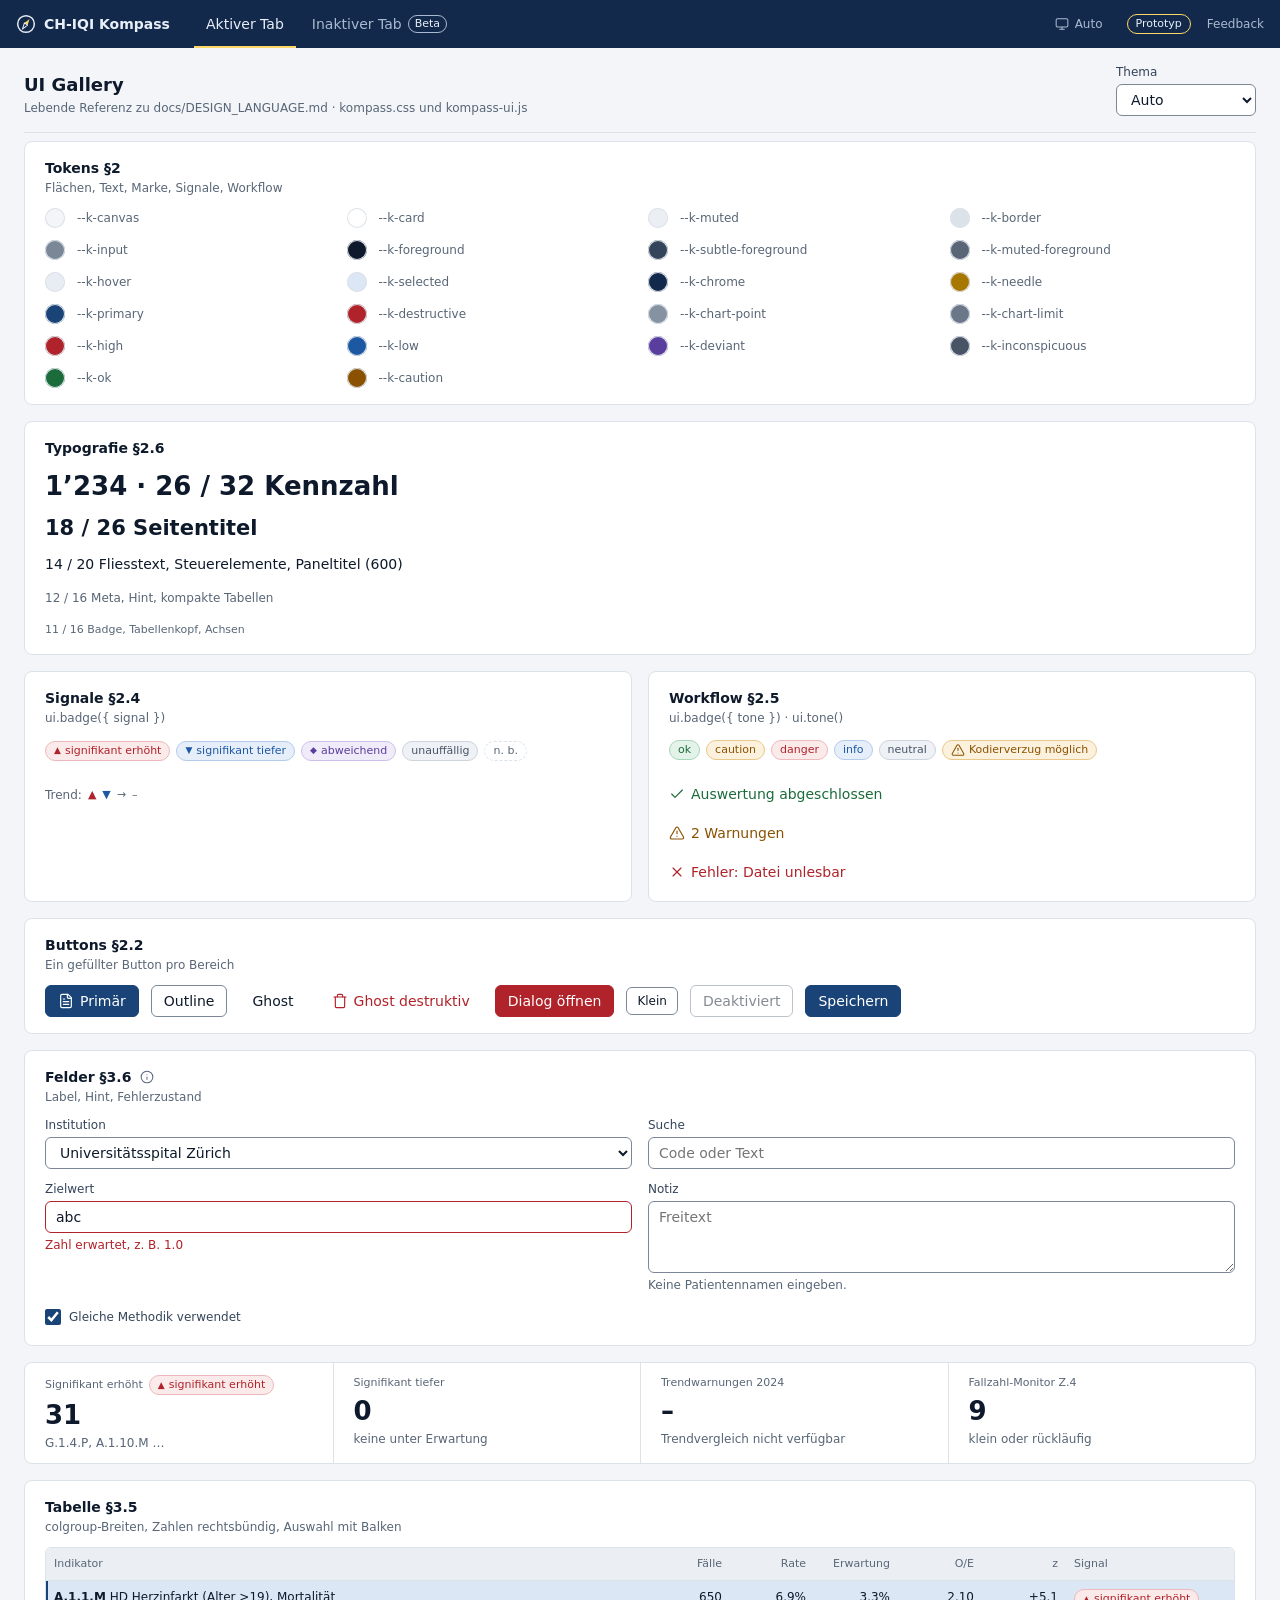
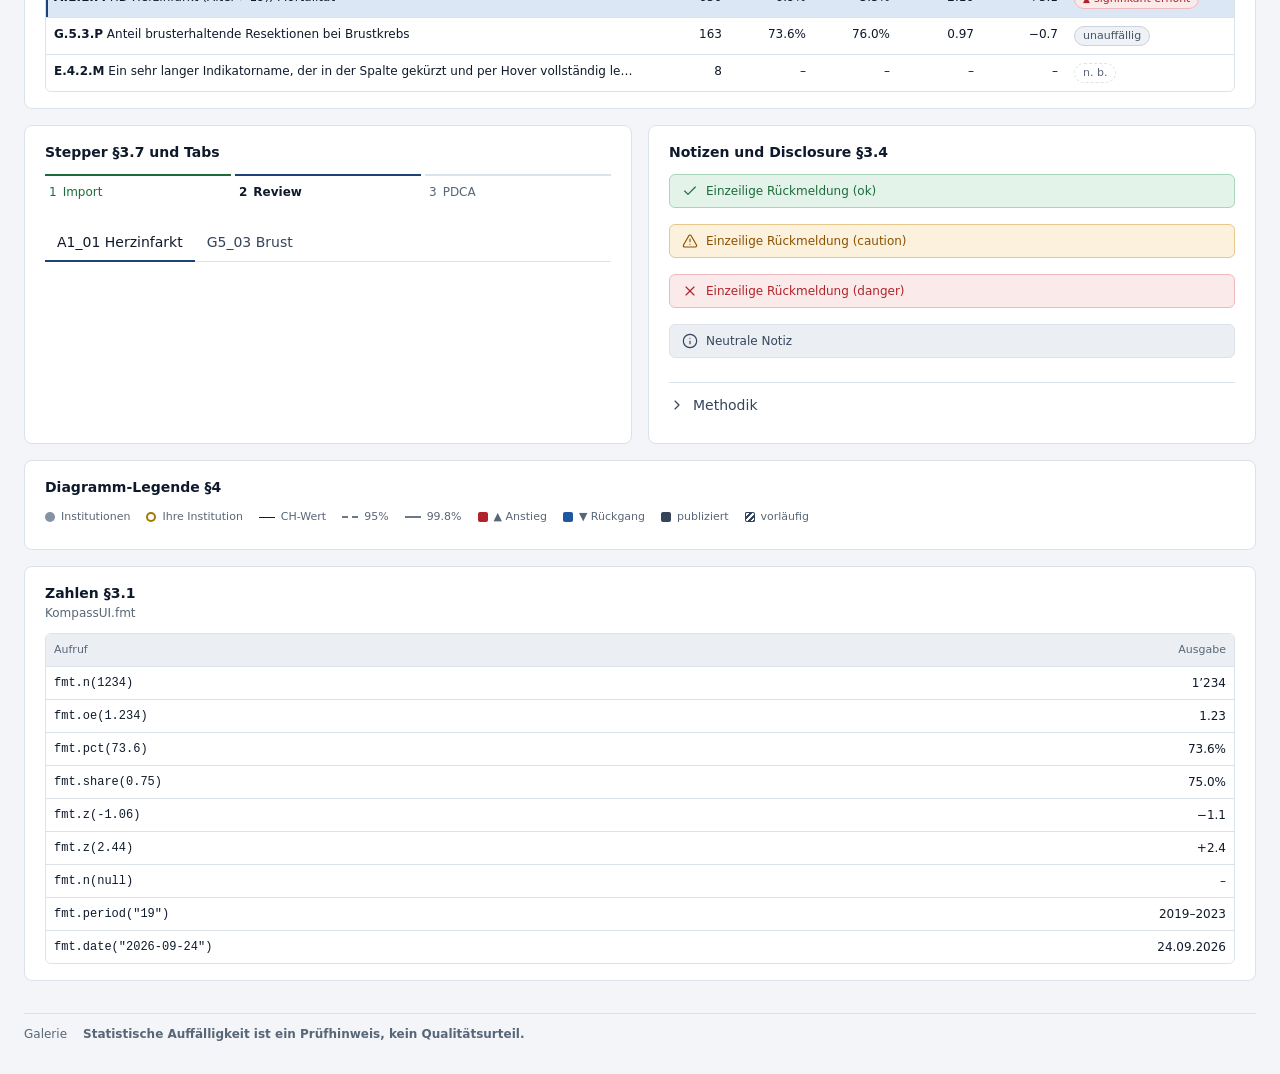
<file: deploy/ui/gallery.html>
<!DOCTYPE html>
<html lang="de">
<head>
<meta charset="UTF-8">
<meta name="viewport" content="width=device-width, initial-scale=1">
<meta name="theme-color" content="#12294B">
<title>Kompass UI Gallery</title>
<link rel="icon" href="favicon.svg" type="image/svg+xml">
<link rel="stylesheet" href="kompass.css">
<script src="kompass-ui.js"></script>
</head>
<!-- Living reference for docs/DESIGN_LANGUAGE.md. Every k- component and
     KompassUI helper appears here in its variants; add new ones here first. -->
<body class="k-body">
<header class="k-shell">
  <a class="k-brand" href="../index.html"><span data-k-mark></span>CH-IQI Kompass</a>
  <nav class="k-tabs" aria-label="Beispiel-Navigation">
    <a class="k-tab" href="#" aria-current="page">Aktiver Tab</a>
    <a class="k-tab" href="#">Inaktiver Tab <span class="k-proto">Beta</span></a>
  </nav>
  <div class="k-shell__end"><button type="button" class="k-theme-toggle" data-k-theme-toggle></button><span class="k-proto">Prototyp</span><a class="k-shell__link" href="#">Feedback</a></div>
</header>
<div class="k-page">
  <header class="k-strip">
    <div class="k-strip__title"><h1>UI Gallery</h1><span class="k-meta">Lebende Referenz zu docs/DESIGN_LANGUAGE.md · kompass.css und kompass-ui.js</span></div>
    <div class="k-strip__controls">
      <label class="k-field"><span class="k-field__label">Thema</span>
        <select id="theme" class="k-select"><option value="">Auto</option><option value="light">Hell</option><option value="dark">Dunkel</option></select></label>
    </div>
  </header>

  <section class="k-panel">
    <div class="k-panel__head"><div class="k-panel__heading"><h2 class="k-panel__title">Tokens §2</h2><span class="k-meta">Flächen, Text, Marke, Signale, Workflow</span></div></div>
    <div id="swatches" class="k-form-grid k-form-grid--4"></div>
  </section>

  <section class="k-panel">
    <div class="k-panel__head"><div class="k-panel__heading"><h2 class="k-panel__title">Typografie §2.6</h2></div></div>
    <div class="k-stack">
      <div class="k-readout__value">1’234 · 26 / 32 Kennzahl</div>
      <h1 class="k-strip__title">18 / 26 Seitentitel</h1>
      <p>14 / 20 Fliesstext, Steuerelemente, Paneltitel (600)</p>
      <p class="k-meta">12 / 16 Meta, Hint, kompakte Tabellen</p>
      <p class="k-readout__label">11 / 16 Badge, Tabellenkopf, Achsen</p>
    </div>
  </section>

  <section class="k-grid-2">
    <div class="k-panel">
      <div class="k-panel__head"><div class="k-panel__heading"><h2 class="k-panel__title">Signale §2.4</h2><span class="k-meta">ui.badge({ signal })</span></div></div>
      <div class="k-badges" id="signals"></div>
      <p class="k-section k-badges" id="trends"></p>
    </div>
    <div class="k-panel">
      <div class="k-panel__head"><div class="k-panel__heading"><h2 class="k-panel__title">Workflow §2.5</h2><span class="k-meta">ui.badge({ tone }) · ui.tone()</span></div></div>
      <div class="k-badges" id="tones"></div>
      <div class="k-stack k-section" id="toneLines"></div>
    </div>
  </section>

  <section class="k-panel">
    <div class="k-panel__head"><div class="k-panel__heading"><h2 class="k-panel__title">Buttons §2.2</h2><span class="k-meta">Ein gefüllter Button pro Bereich</span></div></div>
    <div class="k-row k-row--center">
      <button class="k-btn k-btn--primary" type="button"><i data-k-icon="file-text"></i>Primär</button>
      <button class="k-btn" type="button">Outline</button>
      <button class="k-btn k-btn--ghost" type="button">Ghost</button>
      <button class="k-btn k-btn--ghost-danger" type="button"><i data-k-icon="trash"></i>Ghost destruktiv</button>
      <button class="k-btn k-btn--danger" type="button" id="dlg">Dialog öffnen</button>
      <button class="k-btn k-btn--sm" type="button">Klein</button>
      <button class="k-btn" type="button" disabled>Deaktiviert</button>
      <button class="k-btn k-btn--primary" type="button" id="busy">Speichern</button>
    </div>
  </section>

  <section class="k-panel">
    <div class="k-panel__head"><div class="k-panel__heading"><h2 class="k-panel__title">Felder §3.6
      <button class="k-infotip" data-k-tip="tip-g1" aria-label="Über InfoTips"></button></h2>
      <template id="tip-g1-c"><p>InfoTip §3.3: Hover nach 300 ms, Fokus und Klick sofort, Esc schliesst. Nur Text, höchstens etwa 60 Wörter.</p></template>
      <span class="k-meta">Label, Hint, Fehlerzustand</span></div></div>
    <div class="k-form-grid">
      <label class="k-field"><span class="k-field__label">Institution</span><select class="k-select"><option>Universitätsspital Zürich</option></select></label>
      <label class="k-field"><span class="k-field__label">Suche</span><input class="k-input" placeholder="Code oder Text"></label>
      <label class="k-field"><span class="k-field__label">Zielwert</span><input class="k-input" aria-invalid="true" value="abc"><span class="k-hint" role="alert">Zahl erwartet, z. B. 1.0</span></label>
      <label class="k-field"><span class="k-field__label">Notiz</span><textarea class="k-textarea" placeholder="Freitext"></textarea><span class="k-hint">Keine Patientennamen eingeben.</span></label>
      <label class="k-check"><input type="checkbox" checked> Gleiche Methodik verwendet</label>
    </div>
  </section>

  <section class="k-readouts" id="readouts"></section>

  <section class="k-panel">
    <div class="k-panel__head"><div class="k-panel__heading"><h2 class="k-panel__title">Tabelle §3.5</h2><span class="k-meta">colgroup-Breiten, Zahlen rechtsbündig, Auswahl mit Balken</span></div></div>
    <div class="k-table-wrap"><table class="k-table k-table--compact" id="table"></table></div>
  </section>

  <section class="k-grid-2">
    <div class="k-panel">
      <div class="k-panel__head"><div class="k-panel__heading"><h2 class="k-panel__title">Stepper §3.7 und Tabs</h2></div></div>
      <ol class="k-stepper"><li class="k-step" data-state="done"><span class="k-step__num">1</span> Import</li><li class="k-step" data-state="current"><span class="k-step__num">2</span> Review</li><li class="k-step" data-state="upcoming"><span class="k-step__num">3</span> PDCA</li></ol>
      <div class="k-seg k-section" role="tablist"><button class="k-seg__tab" role="tab" aria-selected="true" type="button">A1_01 Herzinfarkt</button><button class="k-seg__tab" role="tab" aria-selected="false" type="button">G5_03 Brust</button></div>
    </div>
    <div class="k-panel">
      <div class="k-panel__head"><div class="k-panel__heading"><h2 class="k-panel__title">Notizen und Disclosure §3.4</h2></div></div>
      <div class="k-stack" id="notes"></div>
      <details class="k-disclosure k-section" data-k-persist="gallery-demo"><summary><i data-k-icon="chevron-right" class="k-chevron"></i>Methodik</summary><div class="k-disclosure__body"><p>Tiefe ist einen Schritt entfernt. Der Zustand wird pro Schlüssel gespeichert.</p></div></details>
    </div>
  </section>

  <section class="k-panel">
    <div class="k-panel__head"><div class="k-panel__heading"><h2 class="k-panel__title">Diagramm-Legende §4</h2></div></div>
    <div class="k-legend">
      <span class="k-legend__item"><span class="k-swatch"></span>Institutionen</span>
      <span class="k-legend__item"><span class="k-swatch k-swatch--needle"></span>Ihre Institution</span>
      <span class="k-legend__item"><span class="k-swatch k-swatch--line k-swatch--ref"></span>CH-Wert</span>
      <span class="k-legend__item"><span class="k-swatch k-swatch--line k-swatch--dashed"></span>95%</span>
      <span class="k-legend__item"><span class="k-swatch k-swatch--line"></span>99.8%</span>
      <span class="k-legend__item"><span class="k-swatch k-swatch--high"></span>▲ Anstieg</span>
      <span class="k-legend__item"><span class="k-swatch k-swatch--low"></span>▼ Rückgang</span>
      <span class="k-legend__item"><span class="k-swatch k-swatch--solid"></span>publiziert</span>
      <span class="k-legend__item"><span class="k-swatch k-swatch--hatch"></span>vorläufig</span>
    </div>
  </section>

  <section class="k-panel">
    <div class="k-panel__head"><div class="k-panel__heading"><h2 class="k-panel__title">Zahlen §3.1</h2><span class="k-meta">KompassUI.fmt</span></div></div>
    <div class="k-table-wrap"><table class="k-table k-table--compact k-table--auto" id="formats"></table></div>
  </section>

  <footer class="k-footer"><div class="k-footer__line"><span>Galerie</span><span class="k-strong">Statistische Auffälligkeit ist ein Prüfhinweis, kein Qualitätsurteil.</span></div></footer>
</div>
<script>
(function () {
  var UI = window.KompassUI, F = UI.fmt, $ = function (id) { return document.getElementById(id); };
  // Same choice as the shell's theme toggle (KompassUI.setTheme, stored per browser).
  $('theme').value = UI.theme();
  $('theme').addEventListener('change', function (e) { UI.setTheme(e.target.value); });
  UI.onThemeChange(function () { $('theme').value = UI.theme(); });
  var TOKENS = ['canvas', 'card', 'muted', 'border', 'input', 'foreground', 'subtle-foreground', 'muted-foreground', 'hover', 'selected',
    'chrome', 'needle', 'primary', 'destructive', 'chart-point', 'chart-limit', 'high', 'low', 'deviant', 'inconspicuous', 'ok', 'caution'];
  $('swatches').innerHTML = TOKENS.map(function (t) {
    return '<div class="k-row k-row--center"><span class="k-swatch" data-token="' + t + '"></span><span class="k-meta">--k-' + t + '</span></div>';
  }).join('');
  Array.prototype.forEach.call(document.querySelectorAll('[data-token]'), function (el) {
    el.style.background = 'var(--k-' + el.getAttribute('data-token') + ')';
    el.style.boxShadow = 'inset 0 0 0 1px var(--k-border)';
    el.style.width = el.style.height = '20px';
  });
  $('signals').innerHTML = Object.keys(UI.SIGNALS).map(function (s) { return UI.badge({ signal: s }); }).join('');
  $('trends').innerHTML = '<span class="k-meta">Trend:</span>' + ['high', 'low', 'inconspicuous', null].map(UI.trendMark).join(' ');
  $('tones').innerHTML = ['ok', 'caution', 'danger', 'info', 'neutral'].map(function (t) { return UI.badge({ tone: t, label: t }); }).join('') + UI.badge({ tone: 'caution', icon: 'alert', label: 'Kodierverzug möglich' });
  $('toneLines').innerHTML = [UI.tone('ok', 'Auswertung abgeschlossen'), UI.tone('caution', '2 Warnungen'), UI.tone('danger', 'Fehler: Datei unlesbar')].map(function (t) { return '<div>' + t + '</div>'; }).join('');
  $('readouts').innerHTML = UI.readout({ label: 'Signifikant erhöht', value: '31', meta: 'G.1.4.P, A.1.10.M …', signal: 'high' }) +
    UI.readout({ label: 'Signifikant tiefer', value: '0', meta: 'keine unter Erwartung' }) +
    UI.readout({ label: 'Trendwarnungen 2024', value: F.missing, meta: 'Trendvergleich nicht verfügbar' }) +
    UI.readout({ label: 'Fallzahl-Monitor Z.4', value: '9', meta: 'klein oder rückläufig' });
  var rows = [['A.1.1.M', 'HD Herzinfarkt (Alter >19), Mortalität', 650, 6.9, 3.3, 2.1, 5.1, 'high', true],
    ['G.5.3.P', 'Anteil brusterhaltende Resektionen bei Brustkrebs', 163, 73.6, 76.0, 0.97, -0.7, 'inconspicuous', false],
    ['E.4.2.M', 'Ein sehr langer Indikatorname, der in der Spalte gekürzt und per Hover vollständig lesbar ist', 8, null, null, null, null, 'not-assessable', false]];
  $('table').innerHTML = '<colgroup><col><col class="k-w-n"><col class="k-w-n"><col class="k-w-n"><col class="k-w-n"><col class="k-w-n"><col class="k-w-signal"></colgroup>' +
    '<thead><tr><th>Indikator</th><th class="k-num">Fälle</th><th class="k-num">Rate</th><th class="k-num">Erwartung</th><th class="k-num">O/E</th><th class="k-num">z</th><th>Signal</th></tr></thead><tbody>' +
    rows.map(function (r) {
      return '<tr data-row-action aria-selected="' + r[8] + '"><td><span class="k-trunc" title="' + UI.esc(r[0] + ' ' + r[1]) + '"><b>' + r[0] + '</b> ' + UI.esc(r[1]) + '</span></td>' +
        '<td class="k-num">' + F.n(r[2]) + '</td><td class="k-num">' + F.pct(r[3]) + '</td><td class="k-num">' + F.pct(r[4]) + '</td>' +
        '<td class="k-num">' + F.oe(r[5]) + '</td><td class="k-num">' + F.z(r[6]) + '</td><td>' + UI.badge({ signal: r[7] }) + '</td></tr>';
    }).join('') + '</tbody>';
  $('notes').innerHTML = ['ok', 'caution', 'danger'].map(function (t) {
    return '<div class="k-note" data-tone="' + t + '">' + UI.icon(t === 'ok' ? 'check' : (t === 'caution' ? 'alert' : 'x')) + '<div>Einzeilige Rückmeldung (' + t + ')</div></div>';
  }).join('') + '<div class="k-note">' + UI.icon('info') + '<div>Neutrale Notiz</div></div>';
  var fm = [['fmt.n(1234)', F.n(1234)], ['fmt.oe(1.234)', F.oe(1.234)], ['fmt.pct(73.6)', F.pct(73.6)], ['fmt.share(0.75)', F.share(0.75)],
    ['fmt.z(-1.06)', F.z(-1.06)], ['fmt.z(2.44)', F.z(2.44)], ['fmt.n(null)', F.n(null)], ['fmt.period("19")', F.period('19')], ['fmt.date("2026-09-24")', F.date('2026-09-24')]];
  $('formats').innerHTML = '<thead><tr><th>Aufruf</th><th class="k-num">Ausgabe</th></tr></thead><tbody>' +
    fm.map(function (r) { return '<tr><td class="k-mono">' + UI.esc(r[0]) + '</td><td class="k-num">' + UI.esc(r[1]) + '</td></tr>'; }).join('') + '</tbody>';
  $('dlg').addEventListener('click', function () { UI.confirm({ title: 'Entwürfe löschen?', body: 'Gilt für alle Indikatoren dieser Periode.', action: 'Entwürfe löschen', destructive: true }); });
  $('busy').addEventListener('click', function () { var b = this; UI.busy(b, true); setTimeout(function () { UI.busy(b, false); }, 1200); });
})();
</script>
</body>
</html>
</file>
<file: deploy/chiqi/ui/kompass.css>
/* CH-IQI Kompass design system. Source of truth: docs/DESIGN_LANGUAGE.md.
   Pages use these tokens and k- classes only; colour, type size, radius,
   shadow and motion literals belong in this file and nowhere else.
   A byte-identical copy lives in chiqi/ui/ so each folder runs standalone. */

/* ---------- 2. Tokens ---------- */
:root, .k-light {
  color-scheme: light;
  /* 2.1 surfaces, text, selection */
  --k-canvas: #F3F5F8;
  --k-card: #FFFFFF;
  --k-muted: #EBEFF4;
  --k-border: #DCE2E9;
  --k-input: #7A8797;
  --k-foreground: #0E1A2B;
  --k-subtle-foreground: #34445A;
  --k-muted-foreground: #586677;
  --k-hover: #E8EDF3;
  --k-selected: #DCE7F5;
  /* 2.2 chrome and brand */
  --k-chrome: #12294B;
  --k-chrome-foreground: #E9EFF7;
  --k-chrome-muted: #A9BAD0;
  --k-chrome-hover: #1B355C;
  --k-needle: #A87700;
  --k-needle-chrome: #FFD766;
  --k-primary: #1A4478;
  --k-primary-hover: #143866;
  --k-primary-active: #0F2C52;
  --k-primary-foreground: #FFFFFF;
  --k-destructive: #B0232A;
  --k-destructive-hover: #961D23;
  --k-destructive-active: #7D181D;
  --k-destructive-foreground: #FFFFFF;
  --k-ring: var(--k-primary);
  /* 2.3 chart neutrals */
  --k-chart-point: #8592A2;
  --k-chart-limit: #6B7889;
  --k-chart-reference: var(--k-foreground);
  --k-chart-grid: var(--k-border);
  /* 2.4 statistical signals: text / soft / border */
  --k-high: #B0232A;            --k-high-soft: #FBEAEA;          --k-high-border: #EDB9BC;
  --k-low: #1D58A3;             --k-low-soft: #E6EEF9;           --k-low-border: #B4CBEA;
  --k-deviant: #5A3E9E;         --k-deviant-soft: #F0EBF8;       --k-deviant-border: #CEC0EA;
  --k-inconspicuous: #475466;   --k-inconspicuous-soft: #EEF1F5; --k-inconspicuous-border: #CDD4DD;
  --k-not-assessable: #586677;
  /* 2.5 workflow states */
  --k-ok: #1C6B3B;              --k-ok-soft: #E4F3E9;            --k-ok-border: #A8D6B8;
  --k-caution: #8A5200;         --k-caution-soft: #FCF1DC;       --k-caution-border: #E8C78A;
  /* 2.6 type, radius, elevation, motion */
  --k-font: ui-sans-serif, system-ui, "Segoe UI Variable", "Segoe UI", -apple-system, Roboto, sans-serif;
  --k-font-mono: ui-monospace, "Cascadia Mono", Consolas, monospace;
  --k-text-2xs: 11px;  --k-lh-2xs: 16px;
  --k-text-xs: 12px;   --k-lh-xs: 16px;
  --k-text-sm: 14px;   --k-lh-sm: 20px;
  --k-text-lg: 18px;   --k-lh-lg: 26px;
  --k-text-2xl: 26px;  --k-lh-2xl: 32px;
  --k-radius-panel: 8px;
  --k-radius-control: 6px;
  --k-radius-full: 999px;
  --k-shadow-raised: 0 4px 12px rgb(14 26 43 / .12);
  --k-shadow-overlay: 0 12px 32px rgb(14 26 43 / .22);
  --k-backdrop: rgb(14 26 43 / .45);
  --k-ease: cubic-bezier(0.2, 0, 0, 1);
  --k-fast: 120ms;
  --k-medium: 200ms;
  /* print scale (5.4) */
  --k-print-title: 26pt;
  --k-print-h: 13pt;
  --k-print-body: 10.5pt;
  --k-print-meta: 9pt;
}

@media screen and (prefers-color-scheme: dark) {
  :root:not([data-theme="light"]) {
    color-scheme: dark;
    --k-canvas: #0A1019; --k-card: #111925; --k-muted: #16202E; --k-border: #202C3C; --k-input: #627287;
    --k-foreground: #E8EDF3; --k-subtle-foreground: #C1CAD5; --k-muted-foreground: #8E9BAC;
    --k-hover: #162438; --k-selected: #17304F;
    --k-chrome: #0D1A2E; --k-chrome-foreground: #E9EFF7; --k-chrome-muted: #93A6BF; --k-chrome-hover: #172A45;
    --k-needle: #FFD766; --k-needle-chrome: #FFD766;
    --k-primary: #A8C7F0; --k-primary-hover: #C0D6F4; --k-primary-active: #92B8EA; --k-primary-foreground: #06101D;
    --k-destructive: #F27B7E; --k-destructive-hover: #F59496; --k-destructive-active: #E06467; --k-destructive-foreground: #1A0607;
    --k-chart-point: #6B788A; --k-chart-limit: #8E9BAC;
    --k-high: #F27B7E; --k-high-soft: #2C1618; --k-high-border: #5C2B2F;
    --k-low: #7FB4F7; --k-low-soft: #12233A; --k-low-border: #2A4B76;
    --k-deviant: #B8A3F2; --k-deviant-soft: #211B33; --k-deviant-border: #45396B;
    --k-inconspicuous: #B2BCC8; --k-inconspicuous-soft: #18212D; --k-inconspicuous-border: #2F3B4B;
    --k-not-assessable: #8E9BAC;
    --k-ok: #63D38F; --k-ok-soft: #10261A; --k-ok-border: #255338;
    --k-caution: #F0B952; --k-caution-soft: #2A2110; --k-caution-border: #5C4A1E;
    --k-shadow-raised: 0 4px 12px rgb(0 0 0 / .45);
    --k-shadow-overlay: 0 12px 32px rgb(0 0 0 / .6);
    --k-backdrop: rgb(0 0 0 / .6);
  }
}
@media screen {
  :root[data-theme="dark"] {
    color-scheme: dark;
    --k-canvas: #0A1019; --k-card: #111925; --k-muted: #16202E; --k-border: #202C3C; --k-input: #627287;
    --k-foreground: #E8EDF3; --k-subtle-foreground: #C1CAD5; --k-muted-foreground: #8E9BAC;
    --k-hover: #162438; --k-selected: #17304F;
    --k-chrome: #0D1A2E; --k-chrome-foreground: #E9EFF7; --k-chrome-muted: #93A6BF; --k-chrome-hover: #172A45;
    --k-needle: #FFD766; --k-needle-chrome: #FFD766;
    --k-primary: #A8C7F0; --k-primary-hover: #C0D6F4; --k-primary-active: #92B8EA; --k-primary-foreground: #06101D;
    --k-destructive: #F27B7E; --k-destructive-hover: #F59496; --k-destructive-active: #E06467; --k-destructive-foreground: #1A0607;
    --k-chart-point: #6B788A; --k-chart-limit: #8E9BAC;
    --k-high: #F27B7E; --k-high-soft: #2C1618; --k-high-border: #5C2B2F;
    --k-low: #7FB4F7; --k-low-soft: #12233A; --k-low-border: #2A4B76;
    --k-deviant: #B8A3F2; --k-deviant-soft: #211B33; --k-deviant-border: #45396B;
    --k-inconspicuous: #B2BCC8; --k-inconspicuous-soft: #18212D; --k-inconspicuous-border: #2F3B4B;
    --k-not-assessable: #8E9BAC;
    --k-ok: #63D38F; --k-ok-soft: #10261A; --k-ok-border: #255338;
    --k-caution: #F0B952; --k-caution-soft: #2A2110; --k-caution-border: #5C4A1E;
    --k-shadow-raised: 0 4px 12px rgb(0 0 0 / .45);
    --k-shadow-overlay: 0 12px 32px rgb(0 0 0 / .6);
    --k-backdrop: rgb(0 0 0 / .6);
  }
}

/* ---------- Base ---------- */
*, *::before, *::after { box-sizing: border-box; }
html { -webkit-text-size-adjust: 100%; }
body.k-body {
  margin: 0; background: var(--k-canvas); color: var(--k-foreground);
  font-family: var(--k-font); font-size: var(--k-text-sm); line-height: var(--k-lh-sm);
  font-weight: 400; -webkit-font-smoothing: antialiased;
}
/* :where() keeps base rules at zero specificity so component classes always win */
:where(.k-body) :where(h1, h2, h3, h4, p) { margin: 0; }
:where(.k-body) :where(button, input, select, textarea) { font: inherit; color: inherit; }
:where(.k-body) a { color: var(--k-primary); text-decoration: none; }
:where(.k-body) a:hover { text-decoration: underline; }
.k-body :focus-visible { outline: 2px solid var(--k-ring); outline-offset: 2px; }
.k-body [hidden] { display: none !important; }
.k-num, .k-body table, .k-readout__value { font-variant-numeric: tabular-nums; }
.k-mono { font-family: var(--k-font-mono); font-size: var(--k-text-xs); overflow-wrap: anywhere; }
.k-icon { width: 16px; height: 16px; flex: none; vertical-align: -3px; }
.k-icon--sm { width: 14px; height: 14px; vertical-align: -2px; }
.k-meta { color: var(--k-muted-foreground); font-size: var(--k-text-xs); line-height: var(--k-lh-xs); }
.k-subtle { color: var(--k-subtle-foreground); }
.k-strong { font-weight: 600; }
.k-sr-only { position: absolute; width: 1px; height: 1px; overflow: hidden; clip: rect(0 0 0 0); white-space: nowrap; }
.k-print-only { display: none; }

/* ---------- 5.1 Shell ---------- */
.k-shell {
  display: flex; align-items: center; gap: 24px; height: 48px; padding: 0 16px;
  background: var(--k-chrome); color: var(--k-chrome-foreground); flex: none;
}
.k-brand { display: flex; align-items: center; gap: 8px; font-weight: 600; white-space: nowrap; color: var(--k-chrome-foreground); }
.k-body a.k-brand { color: var(--k-chrome-foreground); }
.k-body a.k-brand:hover { text-decoration: none; }
.k-mark { width: 20px; height: 20px; flex: none; color: var(--k-chrome-foreground); }
.k-mark__needle { fill: var(--k-needle-chrome); }
.k-tabs { display: flex; align-self: stretch; gap: 4px; min-width: 0; overflow-x: auto; }
.k-body .k-tab {
  display: flex; align-items: center; gap: 6px; padding: 0 12px; color: var(--k-chrome-muted);
  font-weight: 500; white-space: nowrap; border-bottom: 2px solid transparent; border-top: 2px solid transparent;
  transition: color var(--k-fast) var(--k-ease), background-color var(--k-fast) var(--k-ease);
}
.k-body .k-tab:hover { color: var(--k-chrome-foreground); background: var(--k-chrome-hover); text-decoration: none; }
.k-body .k-tab[aria-current="page"] { color: var(--k-chrome-foreground); border-bottom-color: var(--k-needle-chrome); }
.k-shell__end { margin-left: auto; display: flex; align-items: center; gap: 16px; }
.k-body .k-shell__link { color: var(--k-chrome-muted); font-size: var(--k-text-xs); display: flex; align-items: center; gap: 6px; }
.k-body .k-shell__link:hover { color: var(--k-chrome-foreground); }
.k-proto {
  font-size: var(--k-text-2xs); line-height: var(--k-lh-2xs); font-weight: 500; padding: 1px 8px;
  border: 1px solid var(--k-needle-chrome); border-radius: var(--k-radius-full); color: var(--k-chrome-foreground);
}
.k-tab .k-proto { border-color: var(--k-chrome-muted); padding: 0 6px; }
/* Theme choice in the chrome band: Auto / Hell / Dunkel (kompass-ui.js) */
.k-theme-toggle {
  display: flex; align-items: center; gap: 6px; min-height: 24px; padding: 2px 8px; border: 0; border-radius: var(--k-radius-control);
  background: transparent; color: var(--k-chrome-muted); font: inherit; font-size: var(--k-text-xs); cursor: pointer;
  transition: color var(--k-fast) var(--k-ease), background-color var(--k-fast) var(--k-ease);
}
.k-theme-toggle:hover { color: var(--k-chrome-foreground); background: var(--k-chrome-hover); }
.k-theme-toggle:focus-visible { outline: 2px solid var(--k-chrome-foreground); outline-offset: 2px; }
@media (max-width: 640px) {
  .k-shell { gap: 12px; padding: 0 12px; }
  .k-brand__text, .k-body .k-shell__link, .k-tab .k-proto, .k-theme-toggle__label { display: none; }
  .k-body .k-tab { padding: 0 8px; }
}
.k-frame-layout { display: flex; flex-direction: column; height: 100vh; margin: 0; }
.k-frame { flex: 1; min-height: 0; width: 100%; border: 0; display: block; background: var(--k-canvas); }

/* ---------- Page and control strip ---------- */
.k-page { max-width: 1360px; margin: 0 auto; padding: 0 24px 32px; }
.k-strip {
  display: flex; align-items: flex-end; gap: 16px 24px; flex-wrap: wrap;
  padding: 16px 0; margin-bottom: 8px; border-bottom: 1px solid var(--k-border);
}
.k-strip__title { display: flex; flex-direction: column; gap: 2px; margin-right: auto; min-width: 0; }
.k-strip__title h1 { font-size: var(--k-text-lg); line-height: var(--k-lh-lg); font-weight: 600; }
.k-strip__controls { display: flex; align-items: flex-end; gap: 12px; flex-wrap: wrap; }
.k-strip__actions { display: flex; align-items: center; gap: 8px; }
.k-status-line { display: flex; align-items: center; gap: 6px; color: var(--k-muted-foreground); font-size: var(--k-text-xs); }
.k-section { margin-top: 24px; }
.k-stack > * + * { margin-top: 16px; }
.k-grid-2 { display: grid; grid-template-columns: minmax(0, 1fr) minmax(0, 1fr); gap: 16px; }
.k-row { display: flex; gap: 12px; align-items: flex-end; flex-wrap: wrap; }
.k-row--center { align-items: center; }
.k-spacer { flex: 1; }
@media (max-width: 960px) { .k-grid-2 { grid-template-columns: minmax(0, 1fr); } }
@media (max-width: 640px) { .k-page { padding: 0 16px 24px; } }

/* ---------- 3.4 Panel, readout, disclosure ---------- */
.k-panel {
  background: var(--k-card); border: 1px solid var(--k-border); border-radius: var(--k-radius-panel);
  padding: 16px 20px; min-width: 0;
}
.k-panel + .k-panel, .k-panel + .k-grid-2, .k-grid-2 + .k-panel, .k-grid-2 + .k-disclosure, .k-disclosure + .k-panel { margin-top: 16px; }
.k-grid-2 > .k-panel { margin-top: 0; }
.k-panel__head { display: flex; align-items: flex-start; gap: 12px 16px; flex-wrap: wrap; margin-bottom: 12px; }
.k-panel__heading { display: flex; flex-direction: column; gap: 2px; min-width: 0; flex: 1 1 280px; }
.k-panel__title { display: flex; align-items: center; gap: 6px; flex-wrap: wrap; font-size: var(--k-text-sm); line-height: var(--k-lh-sm); font-weight: 600; }
.k-panel__actions { display: flex; align-items: center; gap: 8px; flex-wrap: wrap; }
.k-panel__toolbar { display: flex; align-items: flex-end; gap: 12px; flex-wrap: wrap; margin-bottom: 12px; }
.k-panel:focus-visible { outline-offset: 0; }
.k-panel--focus { border-color: var(--k-primary); }
.k-subsection { border-top: 1px solid var(--k-border); padding-top: 16px; margin-top: 16px; }
.k-subsection__title { font-size: var(--k-text-sm); line-height: var(--k-lh-sm); font-weight: 600; margin-bottom: 12px; }

.k-readouts {
  display: grid; grid-template-columns: repeat(auto-fit, minmax(180px, 1fr));
  background: var(--k-card); border: 1px solid var(--k-border); border-radius: var(--k-radius-panel);
}
.k-readout { padding: 12px 20px; display: flex; flex-direction: column; gap: 4px; min-width: 0; border-left: 1px solid var(--k-border); }
.k-readout:first-child { border-left: 0; }
.k-readout__label { display: flex; align-items: center; gap: 6px; font-size: var(--k-text-2xs); line-height: var(--k-lh-2xs); color: var(--k-muted-foreground); font-weight: 500; }
.k-readout__value { font-size: var(--k-text-2xl); line-height: var(--k-lh-2xl); font-weight: 600; }
.k-readout__meta { font-size: var(--k-text-xs); line-height: var(--k-lh-xs); color: var(--k-muted-foreground); overflow-wrap: anywhere; }
.k-readouts--plain { background: transparent; border: 0; }
.k-readouts--plain .k-readout { padding: 8px 16px; }
.k-readouts--plain .k-readout:first-child { padding-left: 0; }
.k-readouts + .k-panel, .k-readouts + .k-section, .k-panel + .k-readouts, .k-grid-2 + .k-readouts { margin-top: 16px; }
@media (max-width: 640px) { .k-readout { border-left: 0; border-top: 1px solid var(--k-border); } .k-readout:first-child { border-top: 0; } }

.k-disclosure { border-top: 1px solid var(--k-border); }
.k-disclosure > summary {
  display: flex; align-items: center; gap: 8px; padding: 12px 0; cursor: pointer; list-style: none;
  font-weight: 500; color: var(--k-subtle-foreground);
}
.k-disclosure > summary::-webkit-details-marker { display: none; }
.k-disclosure > summary:hover { color: var(--k-foreground); }
.k-disclosure > summary .k-chevron { transition: transform var(--k-medium) var(--k-ease); }
.k-disclosure[open] > summary .k-chevron { transform: rotate(90deg); }
.k-disclosure__body { padding: 0 0 16px 24px; color: var(--k-subtle-foreground); }
.k-disclosure__body > * + * { margin-top: 8px; }
.k-disclosure--section { border-top: 0; }
.k-disclosure--section > summary { padding: 8px 0 12px; font-size: var(--k-text-sm); }
.k-disclosure--section > .k-disclosure__body { padding: 0; color: inherit; }
.k-disclosure--inline { border-top: 0; }
.k-disclosure--inline > summary { padding: 4px 0; font-size: var(--k-text-xs); }
.k-disclosure--inline > .k-disclosure__body { padding: 4px 0 8px 24px; }

/* ---------- 3.2 Badge ---------- */
.k-badge {
  display: inline-flex; align-items: center; gap: 4px; padding: 1px 8px; white-space: nowrap;
  font-size: var(--k-text-2xs); line-height: var(--k-lh-2xs); font-weight: 500;
  border: 1px solid var(--k-inconspicuous-border); border-radius: var(--k-radius-full);
  color: var(--k-inconspicuous); background: var(--k-inconspicuous-soft); vertical-align: 1px;
}
.k-badge__mark { font-size: 9px; line-height: 1; }
.k-badge[data-signal="high"], .k-badge[data-tone="danger"] { color: var(--k-high); background: var(--k-high-soft); border-color: var(--k-high-border); }
.k-badge[data-signal="low"], .k-badge[data-tone="info"] { color: var(--k-low); background: var(--k-low-soft); border-color: var(--k-low-border); }
.k-badge[data-signal="deviant"] { color: var(--k-deviant); background: var(--k-deviant-soft); border-color: var(--k-deviant-border); }
.k-badge[data-signal="not-assessable"] { color: var(--k-not-assessable); background: transparent; border-style: dashed; border-color: var(--k-border); }
.k-badge[data-tone="ok"] { color: var(--k-ok); background: var(--k-ok-soft); border-color: var(--k-ok-border); }
.k-badge[data-tone="caution"] { color: var(--k-caution); background: var(--k-caution-soft); border-color: var(--k-caution-border); }
.k-badge--outline { background: transparent; }
.k-badges { display: inline-flex; gap: 6px; flex-wrap: wrap; align-items: center; }
.k-trend { font-size: var(--k-text-2xs); white-space: nowrap; }
.k-trend[data-signal="high"] { color: var(--k-high); }
.k-trend[data-signal="low"] { color: var(--k-low); }
.k-trend[data-signal="inconspicuous"] { color: var(--k-muted-foreground); }

/* tone text for single-line states (validation, save state, import status) */
.k-tone { display: inline-flex; align-items: center; gap: 6px; }
.k-tone[data-tone="ok"] { color: var(--k-ok); }
.k-tone[data-tone="caution"] { color: var(--k-caution); }
.k-tone[data-tone="danger"] { color: var(--k-high); }
.k-tone[data-tone="info"] { color: var(--k-low); }
.k-note {
  display: flex; align-items: flex-start; gap: 8px; padding: 8px 12px; border-radius: var(--k-radius-control);
  font-size: var(--k-text-xs); line-height: var(--k-lh-xs); border: 1px solid var(--k-border); background: var(--k-muted);
  color: var(--k-subtle-foreground);
}
.k-note[data-tone="ok"] { background: var(--k-ok-soft); border-color: var(--k-ok-border); color: var(--k-ok); }
.k-note[data-tone="caution"] { background: var(--k-caution-soft); border-color: var(--k-caution-border); color: var(--k-caution); }
.k-note[data-tone="danger"] { background: var(--k-high-soft); border-color: var(--k-high-border); color: var(--k-high); }
.k-note .k-icon { margin-top: 0; }

/* ---------- Buttons (2.2 state recipes) ---------- */
.k-btn {
  display: inline-flex; align-items: center; justify-content: center; gap: 6px; min-height: 32px; padding: 0 12px;
  border: 1px solid var(--k-input); border-radius: var(--k-radius-control); background: transparent;
  color: var(--k-foreground); font-size: var(--k-text-sm); font-weight: 500; cursor: pointer; white-space: nowrap;
  transition: background-color var(--k-fast) var(--k-ease), border-color var(--k-fast) var(--k-ease);
}
.k-btn:hover { background: var(--k-hover); }
.k-btn:active { background: var(--k-selected); }
.k-btn--primary { background: var(--k-primary); border-color: var(--k-primary); color: var(--k-primary-foreground); }
.k-btn--primary:hover { background: var(--k-primary-hover); border-color: var(--k-primary-hover); }
.k-btn--primary:active { background: var(--k-primary-active); border-color: var(--k-primary-active); }
.k-btn--danger { background: var(--k-destructive); border-color: var(--k-destructive); color: var(--k-destructive-foreground); }
.k-btn--danger:hover { background: var(--k-destructive-hover); border-color: var(--k-destructive-hover); }
.k-btn--danger:active { background: var(--k-destructive-active); border-color: var(--k-destructive-active); }
.k-btn--ghost { border-color: transparent; }
.k-btn--ghost-danger { border-color: transparent; color: var(--k-high); }
.k-btn--ghost-danger:hover { background: var(--k-high-soft); }
.k-btn--sm { min-height: 28px; padding: 0 10px; font-size: var(--k-text-xs); }
.k-btn:disabled, .k-btn[aria-disabled="true"] { opacity: .5; cursor: not-allowed; }
.k-btn:disabled:hover { background: transparent; }
.k-btn--primary:disabled:hover { background: var(--k-primary); }
.k-btn--danger:disabled:hover { background: var(--k-destructive); }
.k-spinner {
  width: 14px; height: 14px; border-radius: var(--k-radius-full); border: 2px solid currentColor;
  border-right-color: transparent; animation: k-spin 700ms linear infinite;
}
@keyframes k-spin { to { transform: rotate(360deg); } }

/* ---------- 3.6 Field ---------- */
.k-field { display: flex; flex-direction: column; gap: 4px; min-width: 0; }
.k-field__label { display: flex; align-items: center; gap: 4px; font-size: var(--k-text-xs); line-height: var(--k-lh-xs); font-weight: 500; color: var(--k-subtle-foreground); }
.k-input, .k-select, .k-textarea {
  width: 100%; min-height: 32px; padding: 5px 10px; border: 1px solid var(--k-input); border-radius: var(--k-radius-control);
  background: var(--k-card); color: var(--k-foreground); font-size: var(--k-text-sm); line-height: var(--k-lh-sm);
}
.k-select { padding-right: 28px; }
.k-textarea { min-height: 72px; resize: vertical; }
.k-input:disabled, .k-select:disabled, .k-textarea:disabled { opacity: .5; cursor: not-allowed; }
.k-input[aria-invalid="true"], .k-select[aria-invalid="true"] { border-color: var(--k-high); }
.k-hint { font-size: var(--k-text-xs); line-height: var(--k-lh-xs); color: var(--k-muted-foreground); }
.k-hint[role="alert"] { color: var(--k-high); }
.k-check { display: inline-flex; align-items: center; gap: 8px; font-size: var(--k-text-xs); color: var(--k-subtle-foreground); cursor: pointer; min-height: 24px; }
.k-check input { width: 16px; height: 16px; margin: 0; accent-color: var(--k-primary); }
.k-form-grid { display: grid; grid-template-columns: repeat(2, minmax(0, 1fr)); gap: 12px 16px; }
.k-form-grid--4 { grid-template-columns: repeat(4, minmax(0, 1fr)); }
.k-form-grid--3 { grid-template-columns: repeat(3, minmax(0, 1fr)); gap: 16px 24px; }
.k-form-grid .k-wide { grid-column: 1 / -1; }
.k-w-xs { width: 140px; } .k-w-sm { width: 200px; } .k-w-md { width: 280px; } .k-w-lg { width: 360px; }
@media (max-width: 760px) { .k-form-grid, .k-form-grid--3, .k-form-grid--4 { grid-template-columns: minmax(0, 1fr); } .k-w-md, .k-w-lg { width: 100%; } }

/* strip controls (selects on the canvas) */
.k-strip .k-select { min-width: 140px; }

/* ---------- 3.5 Table ---------- */
.k-table-wrap { overflow: auto; border: 1px solid var(--k-border); border-radius: var(--k-radius-control); }
.k-table-wrap--tall { max-height: 520px; }
.k-table { width: 100%; border-collapse: collapse; table-layout: fixed; font-size: var(--k-text-sm); line-height: var(--k-lh-sm); }
.k-table--auto { table-layout: auto; }
.k-table th {
  text-align: left; font-size: var(--k-text-2xs); line-height: var(--k-lh-2xs); font-weight: 500; color: var(--k-muted-foreground);
  background: var(--k-muted); padding: 8px 12px; border-bottom: 1px solid var(--k-border); vertical-align: bottom;
}
.k-table-wrap .k-table thead th { position: sticky; top: 0; z-index: 1; }
.k-table td { padding: 10px 12px; border-bottom: 1px solid var(--k-border); vertical-align: top; overflow-wrap: anywhere; }
.k-table tbody tr:last-child td { border-bottom: 0; }
/* column widths for <colgroup> (layout tokens) */
.k-table col.k-w-n { width: 84px; }
.k-table col.k-w-n2 { width: 128px; }
.k-table col.k-w-trend { width: 56px; }
.k-table col.k-w-signal { width: 168px; }
.k-table col.k-w-check { width: 44px; }
.k-table col.k-w-date { width: 104px; }
.k-table col.k-w-ref { width: 136px; }
.k-table col.k-w-class { width: 248px; }
.k-table col.k-w-status { width: 132px; }
.k-table .k-num, .k-table th.k-num { text-align: right; white-space: nowrap; overflow-wrap: normal; }
.k-table--compact { font-size: var(--k-text-xs); line-height: var(--k-lh-xs); }
.k-table--compact td { padding: 8px; }
.k-table--compact th { padding: 8px; }
.k-table tr[data-row-action] { cursor: pointer; }
.k-table tbody tr[data-row-action]:hover td, .k-table tbody tr.k-row-hover:hover td { background: var(--k-hover); }
.k-table tr[aria-selected="true"] td { background: var(--k-selected); }
.k-table tr[aria-selected="true"] td:first-child { box-shadow: inset 2px 0 0 var(--k-primary); }
.k-table tr.k-row-muted td { color: var(--k-muted-foreground); }
.k-table td.k-cell-title b, .k-table td.k-cell-title strong { font-weight: 600; }
.k-table .k-chev { color: var(--k-muted-foreground); text-align: right; }
.k-table--kv th { background: transparent; font-size: var(--k-text-xs); color: var(--k-muted-foreground); width: 40%; vertical-align: top; padding: 6px 12px 6px 0; }
.k-table--kv td { padding: 6px 0; }
.k-table .k-group-row th { background: var(--k-card); color: var(--k-foreground); font-size: var(--k-text-xs); font-weight: 600; padding-top: 16px; }
.k-table-foot { margin-top: 8px; }
.k-empty { color: var(--k-muted-foreground); font-size: var(--k-text-xs); }
.k-trunc { display: block; overflow: hidden; text-overflow: ellipsis; white-space: nowrap; }

/* ---------- 3.3 InfoTip ---------- */
.k-infotip {
  display: inline-flex; align-items: center; justify-content: center; width: 24px; height: 24px; margin: -4px -2px;
  padding: 0; border: 0; border-radius: var(--k-radius-full); background: transparent; color: var(--k-muted-foreground); cursor: help; flex: none;
}
.k-infotip:hover, .k-infotip[aria-expanded="true"] { color: var(--k-foreground); background: var(--k-hover); }
.k-pop {
  position: fixed; z-index: 50; max-width: 320px; padding: 10px 12px; border: 1px solid var(--k-border);
  border-radius: var(--k-radius-control); background: var(--k-card); color: var(--k-subtle-foreground);
  box-shadow: var(--k-shadow-raised); font-size: var(--k-text-xs); line-height: var(--k-lh-xs); font-weight: 400;
}
.k-pop p + p { margin-top: 6px; }

/* ---------- 3.7 Stepper ---------- */
.k-stepper { display: grid; grid-auto-flow: column; grid-auto-columns: minmax(0, 1fr); gap: 4px; margin: 0; padding: 0; list-style: none; }
.k-step {
  display: flex; align-items: center; gap: 6px; padding: 8px 4px 0; border-top: 2px solid var(--k-border);
  font-size: var(--k-text-xs); line-height: var(--k-lh-xs); color: var(--k-muted-foreground); min-width: 0;
}
.k-step__num { font-variant-numeric: tabular-nums; }
.k-step[data-state="done"] { color: var(--k-ok); border-top-color: var(--k-ok); }
.k-step[data-state="current"] { color: var(--k-foreground); border-top-color: var(--k-primary); font-weight: 600; }
@media (max-width: 640px) { .k-stepper { grid-auto-flow: row; } }

/* segmented tabs inside a panel */
.k-seg { display: flex; flex-wrap: wrap; gap: 0; border-bottom: 1px solid var(--k-border); margin-bottom: 16px; }
.k-seg__tab {
  display: inline-flex; align-items: center; gap: 8px; padding: 8px 12px; margin-bottom: -1px; border: 0;
  border-bottom: 2px solid transparent; background: transparent; color: var(--k-subtle-foreground); cursor: pointer; font-weight: 500;
}
.k-seg__tab:hover { color: var(--k-foreground); background: var(--k-hover); }
.k-seg__tab[aria-selected="true"] { color: var(--k-foreground); border-bottom-color: var(--k-primary); }

/* ---------- 3.8 Dialog ---------- */
.k-dialog {
  border: 1px solid var(--k-border); border-radius: var(--k-radius-panel); padding: 20px; width: min(440px, calc(100vw - 32px));
  background: var(--k-card); color: var(--k-foreground); box-shadow: var(--k-shadow-overlay);
}
.k-dialog::backdrop { background: var(--k-backdrop); }
.k-dialog h2 { font-size: var(--k-text-sm); line-height: var(--k-lh-sm); font-weight: 600; margin-bottom: 8px; }
.k-dialog p { color: var(--k-subtle-foreground); }
.k-dialog__actions { display: flex; justify-content: flex-end; gap: 8px; margin-top: 20px; }

/* ---------- Drop zone ---------- */
.k-drop {
  display: flex; flex-direction: column; align-items: center; gap: 8px; padding: 32px 16px; text-align: center;
  border: 1px dashed var(--k-input); border-radius: var(--k-radius-panel); cursor: pointer; color: var(--k-subtle-foreground);
  transition: background-color var(--k-fast) var(--k-ease), border-color var(--k-fast) var(--k-ease);
}
.k-drop:hover, .k-drop.is-hover { background: var(--k-hover); border-color: var(--k-primary); }
.k-drop__title { color: var(--k-foreground); font-weight: 600; }
.k-drop .k-icon { width: 20px; height: 20px; color: var(--k-muted-foreground); }

/* ---------- Charts ---------- */
.k-chart { position: relative; height: 320px; }
.k-chart--sm { height: 280px; }
.k-chart canvas { max-height: none; }
.k-legend { display: flex; flex-wrap: wrap; gap: 4px 16px; margin-bottom: 8px; font-size: var(--k-text-2xs); line-height: var(--k-lh-2xs); color: var(--k-muted-foreground); }
.k-legend__item { display: inline-flex; align-items: center; gap: 6px; }
.k-swatch { display: inline-block; width: 10px; height: 10px; border-radius: var(--k-radius-full); background: var(--k-chart-point); }
.k-swatch--line { width: 16px; height: 0; border-radius: 0; background: transparent; border-top: 2px solid var(--k-chart-limit); }
.k-swatch--dashed { border-top-style: dashed; }
.k-swatch--ref { border-top-color: var(--k-chart-reference); border-top-width: 1px; }
.k-swatch--needle { background: var(--k-card); box-shadow: inset 0 0 0 2px var(--k-needle); }
.k-swatch--hatch { border-radius: 2px; background: repeating-linear-gradient(135deg, var(--k-subtle-foreground) 0 2px, transparent 2px 4px); box-shadow: inset 0 0 0 1px var(--k-subtle-foreground); }
.k-swatch--solid { border-radius: 2px; background: var(--k-subtle-foreground); }
.k-swatch--high { background: var(--k-high); border-radius: 2px; }
.k-swatch--low { background: var(--k-low); border-radius: 2px; }
.k-swatch--point { border-radius: 2px; }

/* reading: two badges + one sentence, no box */
.k-reading { margin-top: 12px; display: flex; flex-direction: column; gap: 6px; font-size: var(--k-text-xs); line-height: var(--k-lh-xs); color: var(--k-subtle-foreground); }

/* ---------- Footer ---------- */
.k-footer { margin-top: 32px; padding-top: 12px; border-top: 1px solid var(--k-border); color: var(--k-muted-foreground); font-size: var(--k-text-xs); line-height: var(--k-lh-xs); }
.k-footer__line { display: flex; flex-wrap: wrap; gap: 4px 16px; }
.k-footer .k-disclosure { border-top: 0; margin-top: 4px; }
.k-footer .k-disclosure__body p { font-size: var(--k-text-xs); line-height: var(--k-lh-xs); max-width: 880px; }

/* ---------- Skeleton ---------- */
.k-skeleton { display: block; height: 12px; border-radius: var(--k-radius-control); background: var(--k-muted); }

@media (prefers-reduced-motion: reduce) {
  .k-body *, .k-body *::before, .k-body *::after { transition: none !important; animation: none !important; }
}

/* ---------- 5.4 Print report (shared by both pages) ---------- */
#report { display: none; }
body.rep-mode #report {
  display: block; max-width: 1000px; margin: 0 auto; padding: 24px; background: var(--k-card); color: var(--k-foreground);
  font-family: var(--k-font); font-size: var(--k-print-body); line-height: 1.55;
}
@media screen { body.rep-mode .k-screen { display: none !important; } }
#report h1 { font-size: 18pt; line-height: 1.25; font-weight: 600; margin: 12pt 0 4pt; }
#report h2 {
  font-size: var(--k-print-h); font-weight: 600; margin: 18pt 0 6pt; padding-bottom: 3pt;
  border-bottom: 1px solid var(--k-foreground); page-break-after: avoid; break-after: avoid;
}
#report p { margin: 5pt 0; }
#report table { width: 100%; border-collapse: collapse; font-size: var(--k-print-meta); font-variant-numeric: tabular-nums; }
#report th { text-align: left; font-weight: 600; color: var(--k-subtle-foreground); background: var(--k-muted); padding: 4pt 6pt; border-bottom: 1px solid var(--k-border); vertical-align: bottom; }
#report td { padding: 3pt 6pt; border-bottom: 1px solid var(--k-border); vertical-align: top; }
#report .num { text-align: right; white-space: nowrap; }
#report tr { page-break-inside: avoid; break-inside: avoid; }
#report thead { display: table-header-group; }
.rep-page { page-break-after: always; break-after: page; }
.rep-cover { display: flex; flex-direction: column; justify-content: space-between; min-height: 640px; }
.rep-brand { display: flex; align-items: center; gap: 6pt; font-size: 11pt; font-weight: 600; }
.rep-brand .k-mark { width: 16pt; height: 16pt; color: var(--k-chrome); }
.rep-brand .k-mark__needle { fill: var(--k-needle); }
.rep-proto { font-size: var(--k-print-meta); font-weight: 500; padding: 0 6pt; border: 1px solid var(--k-needle); border-radius: var(--k-radius-full); color: var(--k-foreground); }
.rep-cover-title { font-size: var(--k-print-title); line-height: 1.2; font-weight: 600; margin: 72pt 0 10pt; }
.rep-cover-inst { font-size: 15pt; font-weight: 600; color: var(--k-subtle-foreground); }
.rep-cover-meta { font-size: var(--k-print-meta); color: var(--k-muted-foreground); margin-top: 8pt; line-height: 1.7; }
.rep-cover-kpis { display: flex; margin: 28pt 0; border: 1px solid var(--k-border); border-radius: var(--k-radius-panel); }
.rep-ck { flex: 1; padding: 8pt 10pt; border-left: 1px solid var(--k-border); }
.rep-ck:first-child { border-left: 0; }
.rep-ck b { display: block; font-size: 18pt; line-height: 1.2; font-weight: 600; font-variant-numeric: tabular-nums; }
.rep-ck span { font-size: var(--k-print-meta); color: var(--k-muted-foreground); }
.rep-frame { font-size: var(--k-print-body); font-weight: 600; padding-top: 8pt; border-top: 1px solid var(--k-border); }
.rep-disclaimer { font-size: var(--k-print-meta); color: var(--k-subtle-foreground); line-height: 1.6; margin-top: 4pt; }
.rep-cover-foot { font-size: var(--k-print-meta); color: var(--k-muted-foreground); margin-top: 10pt; }
.rep-sub { font-size: var(--k-print-meta); color: var(--k-muted-foreground); margin-top: 4pt; }
.rep-exec { line-height: 1.65; }
.rep-note { font-size: var(--k-print-meta); color: var(--k-muted-foreground); margin-top: 4pt; }
.rep-task { border-left: 2px solid var(--k-high); padding: 4pt 0 4pt 10pt; margin: 8pt 0; page-break-inside: avoid; break-inside: avoid; }
.rep-task.p2 { border-left-color: var(--k-caution); }
.rep-task.p3, .rep-task.p4 { border-left-color: var(--k-deviant); }
.rep-task .tt { font-weight: 600; }
.rep-task .why { font-size: var(--k-print-meta); color: var(--k-subtle-foreground); margin-top: 2pt; }
.rep-task .st { font-size: var(--k-print-meta); margin-top: 3pt; }
.rep-chart { display: block; max-width: 100%; max-height: 420px; border: 1px solid var(--k-border); border-radius: var(--k-radius-control); }
.rep-fig { page-break-inside: avoid; break-inside: avoid; }
.rep-foot { margin-top: 16pt; font-size: var(--k-print-meta); color: var(--k-subtle-foreground); line-height: 1.6; }
.rep-foot h2 { font-size: 11pt; }
.rep-sig { white-space: nowrap; }
.rep-sig[data-signal="high"] { color: var(--k-high); }
.rep-sig[data-signal="low"] { color: var(--k-low); }
.rep-sig[data-signal="deviant"] { color: var(--k-deviant); }
.rep-sig[data-signal="not-assessable"] { color: var(--k-not-assessable); }
.rep-focus .rep-indicator { font-size: 13pt; font-weight: 600; color: var(--k-subtle-foreground); margin: 4pt 0 8pt; }
.rep-focus .rep-cover-kpis { margin: 12pt 0; }
.rep-focus .rep-chart { max-height: 260px; margin: 0 auto; }
#report .rep-focus h2 { margin: 12pt 0 6pt; }
#report .rep-focus p { line-height: 1.45; }

@media print {
  body.k-body { background: var(--k-card); }
  body.rep-mode .k-screen, .k-shell, .k-strip, .k-no-print, .k-btn, .k-infotip, .k-pop { display: none !important; }
  .k-page { max-width: none; padding: 0; }
  .k-print-only { display: block !important; }
  .k-panel { border: 0; padding: 4pt 0; break-inside: avoid; }
  body.rep-mode #report { display: block; max-width: none; padding: 0; }
  @page {
    size: A4; margin: 15mm 14mm 18mm;
    @top-left { content: '' } @top-center { content: '' } @top-right { content: '' }
    @bottom-left { content: '' } @bottom-right { content: '' }
    @bottom-center { content: counter(page); font-family: ui-sans-serif, system-ui, "Segoe UI", sans-serif; font-size: 9px; color: #586677; }
  }
  @page:first { @bottom-center { content: '' } }
  .rep-cover { min-height: 245mm; }
}
</file>
<file: deploy/ui/kompass.css>
/* CH-IQI Kompass design system. Source of truth: docs/DESIGN_LANGUAGE.md.
   Pages use these tokens and k- classes only; colour, type size, radius,
   shadow and motion literals belong in this file and nowhere else.
   A byte-identical copy lives in chiqi/ui/ so each folder runs standalone. */

/* ---------- 2. Tokens ---------- */
:root, .k-light {
  color-scheme: light;
  /* 2.1 surfaces, text, selection */
  --k-canvas: #F3F5F8;
  --k-card: #FFFFFF;
  --k-muted: #EBEFF4;
  --k-border: #DCE2E9;
  --k-input: #7A8797;
  --k-foreground: #0E1A2B;
  --k-subtle-foreground: #34445A;
  --k-muted-foreground: #586677;
  --k-hover: #E8EDF3;
  --k-selected: #DCE7F5;
  /* 2.2 chrome and brand */
  --k-chrome: #12294B;
  --k-chrome-foreground: #E9EFF7;
  --k-chrome-muted: #A9BAD0;
  --k-chrome-hover: #1B355C;
  --k-needle: #A87700;
  --k-needle-chrome: #FFD766;
  --k-primary: #1A4478;
  --k-primary-hover: #143866;
  --k-primary-active: #0F2C52;
  --k-primary-foreground: #FFFFFF;
  --k-destructive: #B0232A;
  --k-destructive-hover: #961D23;
  --k-destructive-active: #7D181D;
  --k-destructive-foreground: #FFFFFF;
  --k-ring: var(--k-primary);
  /* 2.3 chart neutrals */
  --k-chart-point: #8592A2;
  --k-chart-limit: #6B7889;
  --k-chart-reference: var(--k-foreground);
  --k-chart-grid: var(--k-border);
  /* 2.4 statistical signals: text / soft / border */
  --k-high: #B0232A;            --k-high-soft: #FBEAEA;          --k-high-border: #EDB9BC;
  --k-low: #1D58A3;             --k-low-soft: #E6EEF9;           --k-low-border: #B4CBEA;
  --k-deviant: #5A3E9E;         --k-deviant-soft: #F0EBF8;       --k-deviant-border: #CEC0EA;
  --k-inconspicuous: #475466;   --k-inconspicuous-soft: #EEF1F5; --k-inconspicuous-border: #CDD4DD;
  --k-not-assessable: #586677;
  /* 2.5 workflow states */
  --k-ok: #1C6B3B;              --k-ok-soft: #E4F3E9;            --k-ok-border: #A8D6B8;
  --k-caution: #8A5200;         --k-caution-soft: #FCF1DC;       --k-caution-border: #E8C78A;
  /* 2.6 type, radius, elevation, motion */
  --k-font: ui-sans-serif, system-ui, "Segoe UI Variable", "Segoe UI", -apple-system, Roboto, sans-serif;
  --k-font-mono: ui-monospace, "Cascadia Mono", Consolas, monospace;
  --k-text-2xs: 11px;  --k-lh-2xs: 16px;
  --k-text-xs: 12px;   --k-lh-xs: 16px;
  --k-text-sm: 14px;   --k-lh-sm: 20px;
  --k-text-lg: 18px;   --k-lh-lg: 26px;
  --k-text-2xl: 26px;  --k-lh-2xl: 32px;
  --k-radius-panel: 8px;
  --k-radius-control: 6px;
  --k-radius-full: 999px;
  --k-shadow-raised: 0 4px 12px rgb(14 26 43 / .12);
  --k-shadow-overlay: 0 12px 32px rgb(14 26 43 / .22);
  --k-backdrop: rgb(14 26 43 / .45);
  --k-ease: cubic-bezier(0.2, 0, 0, 1);
  --k-fast: 120ms;
  --k-medium: 200ms;
  /* print scale (5.4) */
  --k-print-title: 26pt;
  --k-print-h: 13pt;
  --k-print-body: 10.5pt;
  --k-print-meta: 9pt;
}

@media screen and (prefers-color-scheme: dark) {
  :root:not([data-theme="light"]) {
    color-scheme: dark;
    --k-canvas: #0A1019; --k-card: #111925; --k-muted: #16202E; --k-border: #202C3C; --k-input: #627287;
    --k-foreground: #E8EDF3; --k-subtle-foreground: #C1CAD5; --k-muted-foreground: #8E9BAC;
    --k-hover: #162438; --k-selected: #17304F;
    --k-chrome: #0D1A2E; --k-chrome-foreground: #E9EFF7; --k-chrome-muted: #93A6BF; --k-chrome-hover: #172A45;
    --k-needle: #FFD766; --k-needle-chrome: #FFD766;
    --k-primary: #A8C7F0; --k-primary-hover: #C0D6F4; --k-primary-active: #92B8EA; --k-primary-foreground: #06101D;
    --k-destructive: #F27B7E; --k-destructive-hover: #F59496; --k-destructive-active: #E06467; --k-destructive-foreground: #1A0607;
    --k-chart-point: #6B788A; --k-chart-limit: #8E9BAC;
    --k-high: #F27B7E; --k-high-soft: #2C1618; --k-high-border: #5C2B2F;
    --k-low: #7FB4F7; --k-low-soft: #12233A; --k-low-border: #2A4B76;
    --k-deviant: #B8A3F2; --k-deviant-soft: #211B33; --k-deviant-border: #45396B;
    --k-inconspicuous: #B2BCC8; --k-inconspicuous-soft: #18212D; --k-inconspicuous-border: #2F3B4B;
    --k-not-assessable: #8E9BAC;
    --k-ok: #63D38F; --k-ok-soft: #10261A; --k-ok-border: #255338;
    --k-caution: #F0B952; --k-caution-soft: #2A2110; --k-caution-border: #5C4A1E;
    --k-shadow-raised: 0 4px 12px rgb(0 0 0 / .45);
    --k-shadow-overlay: 0 12px 32px rgb(0 0 0 / .6);
    --k-backdrop: rgb(0 0 0 / .6);
  }
}
@media screen {
  :root[data-theme="dark"] {
    color-scheme: dark;
    --k-canvas: #0A1019; --k-card: #111925; --k-muted: #16202E; --k-border: #202C3C; --k-input: #627287;
    --k-foreground: #E8EDF3; --k-subtle-foreground: #C1CAD5; --k-muted-foreground: #8E9BAC;
    --k-hover: #162438; --k-selected: #17304F;
    --k-chrome: #0D1A2E; --k-chrome-foreground: #E9EFF7; --k-chrome-muted: #93A6BF; --k-chrome-hover: #172A45;
    --k-needle: #FFD766; --k-needle-chrome: #FFD766;
    --k-primary: #A8C7F0; --k-primary-hover: #C0D6F4; --k-primary-active: #92B8EA; --k-primary-foreground: #06101D;
    --k-destructive: #F27B7E; --k-destructive-hover: #F59496; --k-destructive-active: #E06467; --k-destructive-foreground: #1A0607;
    --k-chart-point: #6B788A; --k-chart-limit: #8E9BAC;
    --k-high: #F27B7E; --k-high-soft: #2C1618; --k-high-border: #5C2B2F;
    --k-low: #7FB4F7; --k-low-soft: #12233A; --k-low-border: #2A4B76;
    --k-deviant: #B8A3F2; --k-deviant-soft: #211B33; --k-deviant-border: #45396B;
    --k-inconspicuous: #B2BCC8; --k-inconspicuous-soft: #18212D; --k-inconspicuous-border: #2F3B4B;
    --k-not-assessable: #8E9BAC;
    --k-ok: #63D38F; --k-ok-soft: #10261A; --k-ok-border: #255338;
    --k-caution: #F0B952; --k-caution-soft: #2A2110; --k-caution-border: #5C4A1E;
    --k-shadow-raised: 0 4px 12px rgb(0 0 0 / .45);
    --k-shadow-overlay: 0 12px 32px rgb(0 0 0 / .6);
    --k-backdrop: rgb(0 0 0 / .6);
  }
}

/* ---------- Base ---------- */
*, *::before, *::after { box-sizing: border-box; }
html { -webkit-text-size-adjust: 100%; }
body.k-body {
  margin: 0; background: var(--k-canvas); color: var(--k-foreground);
  font-family: var(--k-font); font-size: var(--k-text-sm); line-height: var(--k-lh-sm);
  font-weight: 400; -webkit-font-smoothing: antialiased;
}
/* :where() keeps base rules at zero specificity so component classes always win */
:where(.k-body) :where(h1, h2, h3, h4, p) { margin: 0; }
:where(.k-body) :where(button, input, select, textarea) { font: inherit; color: inherit; }
:where(.k-body) a { color: var(--k-primary); text-decoration: none; }
:where(.k-body) a:hover { text-decoration: underline; }
.k-body :focus-visible { outline: 2px solid var(--k-ring); outline-offset: 2px; }
.k-body [hidden] { display: none !important; }
.k-num, .k-body table, .k-readout__value { font-variant-numeric: tabular-nums; }
.k-mono { font-family: var(--k-font-mono); font-size: var(--k-text-xs); overflow-wrap: anywhere; }
.k-icon { width: 16px; height: 16px; flex: none; vertical-align: -3px; }
.k-icon--sm { width: 14px; height: 14px; vertical-align: -2px; }
.k-meta { color: var(--k-muted-foreground); font-size: var(--k-text-xs); line-height: var(--k-lh-xs); }
.k-subtle { color: var(--k-subtle-foreground); }
.k-strong { font-weight: 600; }
.k-sr-only { position: absolute; width: 1px; height: 1px; overflow: hidden; clip: rect(0 0 0 0); white-space: nowrap; }
.k-print-only { display: none; }

/* ---------- 5.1 Shell ---------- */
.k-shell {
  display: flex; align-items: center; gap: 24px; height: 48px; padding: 0 16px;
  background: var(--k-chrome); color: var(--k-chrome-foreground); flex: none;
}
.k-brand { display: flex; align-items: center; gap: 8px; font-weight: 600; white-space: nowrap; color: var(--k-chrome-foreground); }
.k-body a.k-brand { color: var(--k-chrome-foreground); }
.k-body a.k-brand:hover { text-decoration: none; }
.k-mark { width: 20px; height: 20px; flex: none; color: var(--k-chrome-foreground); }
.k-mark__needle { fill: var(--k-needle-chrome); }
.k-tabs { display: flex; align-self: stretch; gap: 4px; min-width: 0; overflow-x: auto; }
.k-body .k-tab {
  display: flex; align-items: center; gap: 6px; padding: 0 12px; color: var(--k-chrome-muted);
  font-weight: 500; white-space: nowrap; border-bottom: 2px solid transparent; border-top: 2px solid transparent;
  transition: color var(--k-fast) var(--k-ease), background-color var(--k-fast) var(--k-ease);
}
.k-body .k-tab:hover { color: var(--k-chrome-foreground); background: var(--k-chrome-hover); text-decoration: none; }
.k-body .k-tab[aria-current="page"] { color: var(--k-chrome-foreground); border-bottom-color: var(--k-needle-chrome); }
.k-shell__end { margin-left: auto; display: flex; align-items: center; gap: 16px; }
.k-body .k-shell__link { color: var(--k-chrome-muted); font-size: var(--k-text-xs); display: flex; align-items: center; gap: 6px; }
.k-body .k-shell__link:hover { color: var(--k-chrome-foreground); }
.k-proto {
  font-size: var(--k-text-2xs); line-height: var(--k-lh-2xs); font-weight: 500; padding: 1px 8px;
  border: 1px solid var(--k-needle-chrome); border-radius: var(--k-radius-full); color: var(--k-chrome-foreground);
}
.k-tab .k-proto { border-color: var(--k-chrome-muted); padding: 0 6px; }
/* Theme choice in the chrome band: Auto / Hell / Dunkel (kompass-ui.js) */
.k-theme-toggle {
  display: flex; align-items: center; gap: 6px; min-height: 24px; padding: 2px 8px; border: 0; border-radius: var(--k-radius-control);
  background: transparent; color: var(--k-chrome-muted); font: inherit; font-size: var(--k-text-xs); cursor: pointer;
  transition: color var(--k-fast) var(--k-ease), background-color var(--k-fast) var(--k-ease);
}
.k-theme-toggle:hover { color: var(--k-chrome-foreground); background: var(--k-chrome-hover); }
.k-theme-toggle:focus-visible { outline: 2px solid var(--k-chrome-foreground); outline-offset: 2px; }
@media (max-width: 640px) {
  .k-shell { gap: 12px; padding: 0 12px; }
  .k-brand__text, .k-body .k-shell__link, .k-tab .k-proto, .k-theme-toggle__label { display: none; }
  .k-body .k-tab { padding: 0 8px; }
}
.k-frame-layout { display: flex; flex-direction: column; height: 100vh; margin: 0; }
.k-frame { flex: 1; min-height: 0; width: 100%; border: 0; display: block; background: var(--k-canvas); }

/* ---------- Page and control strip ---------- */
.k-page { max-width: 1360px; margin: 0 auto; padding: 0 24px 32px; }
.k-strip {
  display: flex; align-items: flex-end; gap: 16px 24px; flex-wrap: wrap;
  padding: 16px 0; margin-bottom: 8px; border-bottom: 1px solid var(--k-border);
}
.k-strip__title { display: flex; flex-direction: column; gap: 2px; margin-right: auto; min-width: 0; }
.k-strip__title h1 { font-size: var(--k-text-lg); line-height: var(--k-lh-lg); font-weight: 600; }
.k-strip__controls { display: flex; align-items: flex-end; gap: 12px; flex-wrap: wrap; }
.k-strip__actions { display: flex; align-items: center; gap: 8px; }
.k-status-line { display: flex; align-items: center; gap: 6px; color: var(--k-muted-foreground); font-size: var(--k-text-xs); }
.k-section { margin-top: 24px; }
.k-stack > * + * { margin-top: 16px; }
.k-grid-2 { display: grid; grid-template-columns: minmax(0, 1fr) minmax(0, 1fr); gap: 16px; }
.k-row { display: flex; gap: 12px; align-items: flex-end; flex-wrap: wrap; }
.k-row--center { align-items: center; }
.k-spacer { flex: 1; }
@media (max-width: 960px) { .k-grid-2 { grid-template-columns: minmax(0, 1fr); } }
@media (max-width: 640px) { .k-page { padding: 0 16px 24px; } }

/* ---------- 3.4 Panel, readout, disclosure ---------- */
.k-panel {
  background: var(--k-card); border: 1px solid var(--k-border); border-radius: var(--k-radius-panel);
  padding: 16px 20px; min-width: 0;
}
.k-panel + .k-panel, .k-panel + .k-grid-2, .k-grid-2 + .k-panel, .k-grid-2 + .k-disclosure, .k-disclosure + .k-panel { margin-top: 16px; }
.k-grid-2 > .k-panel { margin-top: 0; }
.k-panel__head { display: flex; align-items: flex-start; gap: 12px 16px; flex-wrap: wrap; margin-bottom: 12px; }
.k-panel__heading { display: flex; flex-direction: column; gap: 2px; min-width: 0; flex: 1 1 280px; }
.k-panel__title { display: flex; align-items: center; gap: 6px; flex-wrap: wrap; font-size: var(--k-text-sm); line-height: var(--k-lh-sm); font-weight: 600; }
.k-panel__actions { display: flex; align-items: center; gap: 8px; flex-wrap: wrap; }
.k-panel__toolbar { display: flex; align-items: flex-end; gap: 12px; flex-wrap: wrap; margin-bottom: 12px; }
.k-panel:focus-visible { outline-offset: 0; }
.k-panel--focus { border-color: var(--k-primary); }
.k-subsection { border-top: 1px solid var(--k-border); padding-top: 16px; margin-top: 16px; }
.k-subsection__title { font-size: var(--k-text-sm); line-height: var(--k-lh-sm); font-weight: 600; margin-bottom: 12px; }

.k-readouts {
  display: grid; grid-template-columns: repeat(auto-fit, minmax(180px, 1fr));
  background: var(--k-card); border: 1px solid var(--k-border); border-radius: var(--k-radius-panel);
}
.k-readout { padding: 12px 20px; display: flex; flex-direction: column; gap: 4px; min-width: 0; border-left: 1px solid var(--k-border); }
.k-readout:first-child { border-left: 0; }
.k-readout__label { display: flex; align-items: center; gap: 6px; font-size: var(--k-text-2xs); line-height: var(--k-lh-2xs); color: var(--k-muted-foreground); font-weight: 500; }
.k-readout__value { font-size: var(--k-text-2xl); line-height: var(--k-lh-2xl); font-weight: 600; }
.k-readout__meta { font-size: var(--k-text-xs); line-height: var(--k-lh-xs); color: var(--k-muted-foreground); overflow-wrap: anywhere; }
.k-readouts--plain { background: transparent; border: 0; }
.k-readouts--plain .k-readout { padding: 8px 16px; }
.k-readouts--plain .k-readout:first-child { padding-left: 0; }
.k-readouts + .k-panel, .k-readouts + .k-section, .k-panel + .k-readouts, .k-grid-2 + .k-readouts { margin-top: 16px; }
@media (max-width: 640px) { .k-readout { border-left: 0; border-top: 1px solid var(--k-border); } .k-readout:first-child { border-top: 0; } }

.k-disclosure { border-top: 1px solid var(--k-border); }
.k-disclosure > summary {
  display: flex; align-items: center; gap: 8px; padding: 12px 0; cursor: pointer; list-style: none;
  font-weight: 500; color: var(--k-subtle-foreground);
}
.k-disclosure > summary::-webkit-details-marker { display: none; }
.k-disclosure > summary:hover { color: var(--k-foreground); }
.k-disclosure > summary .k-chevron { transition: transform var(--k-medium) var(--k-ease); }
.k-disclosure[open] > summary .k-chevron { transform: rotate(90deg); }
.k-disclosure__body { padding: 0 0 16px 24px; color: var(--k-subtle-foreground); }
.k-disclosure__body > * + * { margin-top: 8px; }
.k-disclosure--section { border-top: 0; }
.k-disclosure--section > summary { padding: 8px 0 12px; font-size: var(--k-text-sm); }
.k-disclosure--section > .k-disclosure__body { padding: 0; color: inherit; }
.k-disclosure--inline { border-top: 0; }
.k-disclosure--inline > summary { padding: 4px 0; font-size: var(--k-text-xs); }
.k-disclosure--inline > .k-disclosure__body { padding: 4px 0 8px 24px; }

/* ---------- 3.2 Badge ---------- */
.k-badge {
  display: inline-flex; align-items: center; gap: 4px; padding: 1px 8px; white-space: nowrap;
  font-size: var(--k-text-2xs); line-height: var(--k-lh-2xs); font-weight: 500;
  border: 1px solid var(--k-inconspicuous-border); border-radius: var(--k-radius-full);
  color: var(--k-inconspicuous); background: var(--k-inconspicuous-soft); vertical-align: 1px;
}
.k-badge__mark { font-size: 9px; line-height: 1; }
.k-badge[data-signal="high"], .k-badge[data-tone="danger"] { color: var(--k-high); background: var(--k-high-soft); border-color: var(--k-high-border); }
.k-badge[data-signal="low"], .k-badge[data-tone="info"] { color: var(--k-low); background: var(--k-low-soft); border-color: var(--k-low-border); }
.k-badge[data-signal="deviant"] { color: var(--k-deviant); background: var(--k-deviant-soft); border-color: var(--k-deviant-border); }
.k-badge[data-signal="not-assessable"] { color: var(--k-not-assessable); background: transparent; border-style: dashed; border-color: var(--k-border); }
.k-badge[data-tone="ok"] { color: var(--k-ok); background: var(--k-ok-soft); border-color: var(--k-ok-border); }
.k-badge[data-tone="caution"] { color: var(--k-caution); background: var(--k-caution-soft); border-color: var(--k-caution-border); }
.k-badge--outline { background: transparent; }
.k-badges { display: inline-flex; gap: 6px; flex-wrap: wrap; align-items: center; }
.k-trend { font-size: var(--k-text-2xs); white-space: nowrap; }
.k-trend[data-signal="high"] { color: var(--k-high); }
.k-trend[data-signal="low"] { color: var(--k-low); }
.k-trend[data-signal="inconspicuous"] { color: var(--k-muted-foreground); }

/* tone text for single-line states (validation, save state, import status) */
.k-tone { display: inline-flex; align-items: center; gap: 6px; }
.k-tone[data-tone="ok"] { color: var(--k-ok); }
.k-tone[data-tone="caution"] { color: var(--k-caution); }
.k-tone[data-tone="danger"] { color: var(--k-high); }
.k-tone[data-tone="info"] { color: var(--k-low); }
.k-note {
  display: flex; align-items: flex-start; gap: 8px; padding: 8px 12px; border-radius: var(--k-radius-control);
  font-size: var(--k-text-xs); line-height: var(--k-lh-xs); border: 1px solid var(--k-border); background: var(--k-muted);
  color: var(--k-subtle-foreground);
}
.k-note[data-tone="ok"] { background: var(--k-ok-soft); border-color: var(--k-ok-border); color: var(--k-ok); }
.k-note[data-tone="caution"] { background: var(--k-caution-soft); border-color: var(--k-caution-border); color: var(--k-caution); }
.k-note[data-tone="danger"] { background: var(--k-high-soft); border-color: var(--k-high-border); color: var(--k-high); }
.k-note .k-icon { margin-top: 0; }

/* ---------- Buttons (2.2 state recipes) ---------- */
.k-btn {
  display: inline-flex; align-items: center; justify-content: center; gap: 6px; min-height: 32px; padding: 0 12px;
  border: 1px solid var(--k-input); border-radius: var(--k-radius-control); background: transparent;
  color: var(--k-foreground); font-size: var(--k-text-sm); font-weight: 500; cursor: pointer; white-space: nowrap;
  transition: background-color var(--k-fast) var(--k-ease), border-color var(--k-fast) var(--k-ease);
}
.k-btn:hover { background: var(--k-hover); }
.k-btn:active { background: var(--k-selected); }
.k-btn--primary { background: var(--k-primary); border-color: var(--k-primary); color: var(--k-primary-foreground); }
.k-btn--primary:hover { background: var(--k-primary-hover); border-color: var(--k-primary-hover); }
.k-btn--primary:active { background: var(--k-primary-active); border-color: var(--k-primary-active); }
.k-btn--danger { background: var(--k-destructive); border-color: var(--k-destructive); color: var(--k-destructive-foreground); }
.k-btn--danger:hover { background: var(--k-destructive-hover); border-color: var(--k-destructive-hover); }
.k-btn--danger:active { background: var(--k-destructive-active); border-color: var(--k-destructive-active); }
.k-btn--ghost { border-color: transparent; }
.k-btn--ghost-danger { border-color: transparent; color: var(--k-high); }
.k-btn--ghost-danger:hover { background: var(--k-high-soft); }
.k-btn--sm { min-height: 28px; padding: 0 10px; font-size: var(--k-text-xs); }
.k-btn:disabled, .k-btn[aria-disabled="true"] { opacity: .5; cursor: not-allowed; }
.k-btn:disabled:hover { background: transparent; }
.k-btn--primary:disabled:hover { background: var(--k-primary); }
.k-btn--danger:disabled:hover { background: var(--k-destructive); }
.k-spinner {
  width: 14px; height: 14px; border-radius: var(--k-radius-full); border: 2px solid currentColor;
  border-right-color: transparent; animation: k-spin 700ms linear infinite;
}
@keyframes k-spin { to { transform: rotate(360deg); } }

/* ---------- 3.6 Field ---------- */
.k-field { display: flex; flex-direction: column; gap: 4px; min-width: 0; }
.k-field__label { display: flex; align-items: center; gap: 4px; font-size: var(--k-text-xs); line-height: var(--k-lh-xs); font-weight: 500; color: var(--k-subtle-foreground); }
.k-input, .k-select, .k-textarea {
  width: 100%; min-height: 32px; padding: 5px 10px; border: 1px solid var(--k-input); border-radius: var(--k-radius-control);
  background: var(--k-card); color: var(--k-foreground); font-size: var(--k-text-sm); line-height: var(--k-lh-sm);
}
.k-select { padding-right: 28px; }
.k-textarea { min-height: 72px; resize: vertical; }
.k-input:disabled, .k-select:disabled, .k-textarea:disabled { opacity: .5; cursor: not-allowed; }
.k-input[aria-invalid="true"], .k-select[aria-invalid="true"] { border-color: var(--k-high); }
.k-hint { font-size: var(--k-text-xs); line-height: var(--k-lh-xs); color: var(--k-muted-foreground); }
.k-hint[role="alert"] { color: var(--k-high); }
.k-check { display: inline-flex; align-items: center; gap: 8px; font-size: var(--k-text-xs); color: var(--k-subtle-foreground); cursor: pointer; min-height: 24px; }
.k-check input { width: 16px; height: 16px; margin: 0; accent-color: var(--k-primary); }
.k-form-grid { display: grid; grid-template-columns: repeat(2, minmax(0, 1fr)); gap: 12px 16px; }
.k-form-grid--4 { grid-template-columns: repeat(4, minmax(0, 1fr)); }
.k-form-grid--3 { grid-template-columns: repeat(3, minmax(0, 1fr)); gap: 16px 24px; }
.k-form-grid .k-wide { grid-column: 1 / -1; }
.k-w-xs { width: 140px; } .k-w-sm { width: 200px; } .k-w-md { width: 280px; } .k-w-lg { width: 360px; }
@media (max-width: 760px) { .k-form-grid, .k-form-grid--3, .k-form-grid--4 { grid-template-columns: minmax(0, 1fr); } .k-w-md, .k-w-lg { width: 100%; } }

/* strip controls (selects on the canvas) */
.k-strip .k-select { min-width: 140px; }

/* ---------- 3.5 Table ---------- */
.k-table-wrap { overflow: auto; border: 1px solid var(--k-border); border-radius: var(--k-radius-control); }
.k-table-wrap--tall { max-height: 520px; }
.k-table { width: 100%; border-collapse: collapse; table-layout: fixed; font-size: var(--k-text-sm); line-height: var(--k-lh-sm); }
.k-table--auto { table-layout: auto; }
.k-table th {
  text-align: left; font-size: var(--k-text-2xs); line-height: var(--k-lh-2xs); font-weight: 500; color: var(--k-muted-foreground);
  background: var(--k-muted); padding: 8px 12px; border-bottom: 1px solid var(--k-border); vertical-align: bottom;
}
.k-table-wrap .k-table thead th { position: sticky; top: 0; z-index: 1; }
.k-table td { padding: 10px 12px; border-bottom: 1px solid var(--k-border); vertical-align: top; overflow-wrap: anywhere; }
.k-table tbody tr:last-child td { border-bottom: 0; }
/* column widths for <colgroup> (layout tokens) */
.k-table col.k-w-n { width: 84px; }
.k-table col.k-w-n2 { width: 128px; }
.k-table col.k-w-trend { width: 56px; }
.k-table col.k-w-signal { width: 168px; }
.k-table col.k-w-check { width: 44px; }
.k-table col.k-w-date { width: 104px; }
.k-table col.k-w-ref { width: 136px; }
.k-table col.k-w-class { width: 248px; }
.k-table col.k-w-status { width: 132px; }
.k-table .k-num, .k-table th.k-num { text-align: right; white-space: nowrap; overflow-wrap: normal; }
.k-table--compact { font-size: var(--k-text-xs); line-height: var(--k-lh-xs); }
.k-table--compact td { padding: 8px; }
.k-table--compact th { padding: 8px; }
.k-table tr[data-row-action] { cursor: pointer; }
.k-table tbody tr[data-row-action]:hover td, .k-table tbody tr.k-row-hover:hover td { background: var(--k-hover); }
.k-table tr[aria-selected="true"] td { background: var(--k-selected); }
.k-table tr[aria-selected="true"] td:first-child { box-shadow: inset 2px 0 0 var(--k-primary); }
.k-table tr.k-row-muted td { color: var(--k-muted-foreground); }
.k-table td.k-cell-title b, .k-table td.k-cell-title strong { font-weight: 600; }
.k-table .k-chev { color: var(--k-muted-foreground); text-align: right; }
.k-table--kv th { background: transparent; font-size: var(--k-text-xs); color: var(--k-muted-foreground); width: 40%; vertical-align: top; padding: 6px 12px 6px 0; }
.k-table--kv td { padding: 6px 0; }
.k-table .k-group-row th { background: var(--k-card); color: var(--k-foreground); font-size: var(--k-text-xs); font-weight: 600; padding-top: 16px; }
.k-table-foot { margin-top: 8px; }
.k-empty { color: var(--k-muted-foreground); font-size: var(--k-text-xs); }
.k-trunc { display: block; overflow: hidden; text-overflow: ellipsis; white-space: nowrap; }

/* ---------- 3.3 InfoTip ---------- */
.k-infotip {
  display: inline-flex; align-items: center; justify-content: center; width: 24px; height: 24px; margin: -4px -2px;
  padding: 0; border: 0; border-radius: var(--k-radius-full); background: transparent; color: var(--k-muted-foreground); cursor: help; flex: none;
}
.k-infotip:hover, .k-infotip[aria-expanded="true"] { color: var(--k-foreground); background: var(--k-hover); }
.k-pop {
  position: fixed; z-index: 50; max-width: 320px; padding: 10px 12px; border: 1px solid var(--k-border);
  border-radius: var(--k-radius-control); background: var(--k-card); color: var(--k-subtle-foreground);
  box-shadow: var(--k-shadow-raised); font-size: var(--k-text-xs); line-height: var(--k-lh-xs); font-weight: 400;
}
.k-pop p + p { margin-top: 6px; }

/* ---------- 3.7 Stepper ---------- */
.k-stepper { display: grid; grid-auto-flow: column; grid-auto-columns: minmax(0, 1fr); gap: 4px; margin: 0; padding: 0; list-style: none; }
.k-step {
  display: flex; align-items: center; gap: 6px; padding: 8px 4px 0; border-top: 2px solid var(--k-border);
  font-size: var(--k-text-xs); line-height: var(--k-lh-xs); color: var(--k-muted-foreground); min-width: 0;
}
.k-step__num { font-variant-numeric: tabular-nums; }
.k-step[data-state="done"] { color: var(--k-ok); border-top-color: var(--k-ok); }
.k-step[data-state="current"] { color: var(--k-foreground); border-top-color: var(--k-primary); font-weight: 600; }
@media (max-width: 640px) { .k-stepper { grid-auto-flow: row; } }

/* segmented tabs inside a panel */
.k-seg { display: flex; flex-wrap: wrap; gap: 0; border-bottom: 1px solid var(--k-border); margin-bottom: 16px; }
.k-seg__tab {
  display: inline-flex; align-items: center; gap: 8px; padding: 8px 12px; margin-bottom: -1px; border: 0;
  border-bottom: 2px solid transparent; background: transparent; color: var(--k-subtle-foreground); cursor: pointer; font-weight: 500;
}
.k-seg__tab:hover { color: var(--k-foreground); background: var(--k-hover); }
.k-seg__tab[aria-selected="true"] { color: var(--k-foreground); border-bottom-color: var(--k-primary); }

/* ---------- 3.8 Dialog ---------- */
.k-dialog {
  border: 1px solid var(--k-border); border-radius: var(--k-radius-panel); padding: 20px; width: min(440px, calc(100vw - 32px));
  background: var(--k-card); color: var(--k-foreground); box-shadow: var(--k-shadow-overlay);
}
.k-dialog::backdrop { background: var(--k-backdrop); }
.k-dialog h2 { font-size: var(--k-text-sm); line-height: var(--k-lh-sm); font-weight: 600; margin-bottom: 8px; }
.k-dialog p { color: var(--k-subtle-foreground); }
.k-dialog__actions { display: flex; justify-content: flex-end; gap: 8px; margin-top: 20px; }

/* ---------- Drop zone ---------- */
.k-drop {
  display: flex; flex-direction: column; align-items: center; gap: 8px; padding: 32px 16px; text-align: center;
  border: 1px dashed var(--k-input); border-radius: var(--k-radius-panel); cursor: pointer; color: var(--k-subtle-foreground);
  transition: background-color var(--k-fast) var(--k-ease), border-color var(--k-fast) var(--k-ease);
}
.k-drop:hover, .k-drop.is-hover { background: var(--k-hover); border-color: var(--k-primary); }
.k-drop__title { color: var(--k-foreground); font-weight: 600; }
.k-drop .k-icon { width: 20px; height: 20px; color: var(--k-muted-foreground); }

/* ---------- Charts ---------- */
.k-chart { position: relative; height: 320px; }
.k-chart--sm { height: 280px; }
.k-chart canvas { max-height: none; }
.k-legend { display: flex; flex-wrap: wrap; gap: 4px 16px; margin-bottom: 8px; font-size: var(--k-text-2xs); line-height: var(--k-lh-2xs); color: var(--k-muted-foreground); }
.k-legend__item { display: inline-flex; align-items: center; gap: 6px; }
.k-swatch { display: inline-block; width: 10px; height: 10px; border-radius: var(--k-radius-full); background: var(--k-chart-point); }
.k-swatch--line { width: 16px; height: 0; border-radius: 0; background: transparent; border-top: 2px solid var(--k-chart-limit); }
.k-swatch--dashed { border-top-style: dashed; }
.k-swatch--ref { border-top-color: var(--k-chart-reference); border-top-width: 1px; }
.k-swatch--needle { background: var(--k-card); box-shadow: inset 0 0 0 2px var(--k-needle); }
.k-swatch--hatch { border-radius: 2px; background: repeating-linear-gradient(135deg, var(--k-subtle-foreground) 0 2px, transparent 2px 4px); box-shadow: inset 0 0 0 1px var(--k-subtle-foreground); }
.k-swatch--solid { border-radius: 2px; background: var(--k-subtle-foreground); }
.k-swatch--high { background: var(--k-high); border-radius: 2px; }
.k-swatch--low { background: var(--k-low); border-radius: 2px; }
.k-swatch--point { border-radius: 2px; }

/* reading: two badges + one sentence, no box */
.k-reading { margin-top: 12px; display: flex; flex-direction: column; gap: 6px; font-size: var(--k-text-xs); line-height: var(--k-lh-xs); color: var(--k-subtle-foreground); }

/* ---------- Footer ---------- */
.k-footer { margin-top: 32px; padding-top: 12px; border-top: 1px solid var(--k-border); color: var(--k-muted-foreground); font-size: var(--k-text-xs); line-height: var(--k-lh-xs); }
.k-footer__line { display: flex; flex-wrap: wrap; gap: 4px 16px; }
.k-footer .k-disclosure { border-top: 0; margin-top: 4px; }
.k-footer .k-disclosure__body p { font-size: var(--k-text-xs); line-height: var(--k-lh-xs); max-width: 880px; }

/* ---------- Skeleton ---------- */
.k-skeleton { display: block; height: 12px; border-radius: var(--k-radius-control); background: var(--k-muted); }

@media (prefers-reduced-motion: reduce) {
  .k-body *, .k-body *::before, .k-body *::after { transition: none !important; animation: none !important; }
}

/* ---------- 5.4 Print report (shared by both pages) ---------- */
#report { display: none; }
body.rep-mode #report {
  display: block; max-width: 1000px; margin: 0 auto; padding: 24px; background: var(--k-card); color: var(--k-foreground);
  font-family: var(--k-font); font-size: var(--k-print-body); line-height: 1.55;
}
@media screen { body.rep-mode .k-screen { display: none !important; } }
#report h1 { font-size: 18pt; line-height: 1.25; font-weight: 600; margin: 12pt 0 4pt; }
#report h2 {
  font-size: var(--k-print-h); font-weight: 600; margin: 18pt 0 6pt; padding-bottom: 3pt;
  border-bottom: 1px solid var(--k-foreground); page-break-after: avoid; break-after: avoid;
}
#report p { margin: 5pt 0; }
#report table { width: 100%; border-collapse: collapse; font-size: var(--k-print-meta); font-variant-numeric: tabular-nums; }
#report th { text-align: left; font-weight: 600; color: var(--k-subtle-foreground); background: var(--k-muted); padding: 4pt 6pt; border-bottom: 1px solid var(--k-border); vertical-align: bottom; }
#report td { padding: 3pt 6pt; border-bottom: 1px solid var(--k-border); vertical-align: top; }
#report .num { text-align: right; white-space: nowrap; }
#report tr { page-break-inside: avoid; break-inside: avoid; }
#report thead { display: table-header-group; }
.rep-page { page-break-after: always; break-after: page; }
.rep-cover { display: flex; flex-direction: column; justify-content: space-between; min-height: 640px; }
.rep-brand { display: flex; align-items: center; gap: 6pt; font-size: 11pt; font-weight: 600; }
.rep-brand .k-mark { width: 16pt; height: 16pt; color: var(--k-chrome); }
.rep-brand .k-mark__needle { fill: var(--k-needle); }
.rep-proto { font-size: var(--k-print-meta); font-weight: 500; padding: 0 6pt; border: 1px solid var(--k-needle); border-radius: var(--k-radius-full); color: var(--k-foreground); }
.rep-cover-title { font-size: var(--k-print-title); line-height: 1.2; font-weight: 600; margin: 72pt 0 10pt; }
.rep-cover-inst { font-size: 15pt; font-weight: 600; color: var(--k-subtle-foreground); }
.rep-cover-meta { font-size: var(--k-print-meta); color: var(--k-muted-foreground); margin-top: 8pt; line-height: 1.7; }
.rep-cover-kpis { display: flex; margin: 28pt 0; border: 1px solid var(--k-border); border-radius: var(--k-radius-panel); }
.rep-ck { flex: 1; padding: 8pt 10pt; border-left: 1px solid var(--k-border); }
.rep-ck:first-child { border-left: 0; }
.rep-ck b { display: block; font-size: 18pt; line-height: 1.2; font-weight: 600; font-variant-numeric: tabular-nums; }
.rep-ck span { font-size: var(--k-print-meta); color: var(--k-muted-foreground); }
.rep-frame { font-size: var(--k-print-body); font-weight: 600; padding-top: 8pt; border-top: 1px solid var(--k-border); }
.rep-disclaimer { font-size: var(--k-print-meta); color: var(--k-subtle-foreground); line-height: 1.6; margin-top: 4pt; }
.rep-cover-foot { font-size: var(--k-print-meta); color: var(--k-muted-foreground); margin-top: 10pt; }
.rep-sub { font-size: var(--k-print-meta); color: var(--k-muted-foreground); margin-top: 4pt; }
.rep-exec { line-height: 1.65; }
.rep-note { font-size: var(--k-print-meta); color: var(--k-muted-foreground); margin-top: 4pt; }
.rep-task { border-left: 2px solid var(--k-high); padding: 4pt 0 4pt 10pt; margin: 8pt 0; page-break-inside: avoid; break-inside: avoid; }
.rep-task.p2 { border-left-color: var(--k-caution); }
.rep-task.p3, .rep-task.p4 { border-left-color: var(--k-deviant); }
.rep-task .tt { font-weight: 600; }
.rep-task .why { font-size: var(--k-print-meta); color: var(--k-subtle-foreground); margin-top: 2pt; }
.rep-task .st { font-size: var(--k-print-meta); margin-top: 3pt; }
.rep-chart { display: block; max-width: 100%; max-height: 420px; border: 1px solid var(--k-border); border-radius: var(--k-radius-control); }
.rep-fig { page-break-inside: avoid; break-inside: avoid; }
.rep-foot { margin-top: 16pt; font-size: var(--k-print-meta); color: var(--k-subtle-foreground); line-height: 1.6; }
.rep-foot h2 { font-size: 11pt; }
.rep-sig { white-space: nowrap; }
.rep-sig[data-signal="high"] { color: var(--k-high); }
.rep-sig[data-signal="low"] { color: var(--k-low); }
.rep-sig[data-signal="deviant"] { color: var(--k-deviant); }
.rep-sig[data-signal="not-assessable"] { color: var(--k-not-assessable); }
.rep-focus .rep-indicator { font-size: 13pt; font-weight: 600; color: var(--k-subtle-foreground); margin: 4pt 0 8pt; }
.rep-focus .rep-cover-kpis { margin: 12pt 0; }
.rep-focus .rep-chart { max-height: 260px; margin: 0 auto; }
#report .rep-focus h2 { margin: 12pt 0 6pt; }
#report .rep-focus p { line-height: 1.45; }

@media print {
  body.k-body { background: var(--k-card); }
  body.rep-mode .k-screen, .k-shell, .k-strip, .k-no-print, .k-btn, .k-infotip, .k-pop { display: none !important; }
  .k-page { max-width: none; padding: 0; }
  .k-print-only { display: block !important; }
  .k-panel { border: 0; padding: 4pt 0; break-inside: avoid; }
  body.rep-mode #report { display: block; max-width: none; padding: 0; }
  @page {
    size: A4; margin: 15mm 14mm 18mm;
    @top-left { content: '' } @top-center { content: '' } @top-right { content: '' }
    @bottom-left { content: '' } @bottom-right { content: '' }
    @bottom-center { content: counter(page); font-family: ui-sans-serif, system-ui, "Segoe UI", sans-serif; font-size: 9px; color: #586677; }
  }
  @page:first { @bottom-center { content: '' } }
  .rep-cover { min-height: 245mm; }
}
</file>
